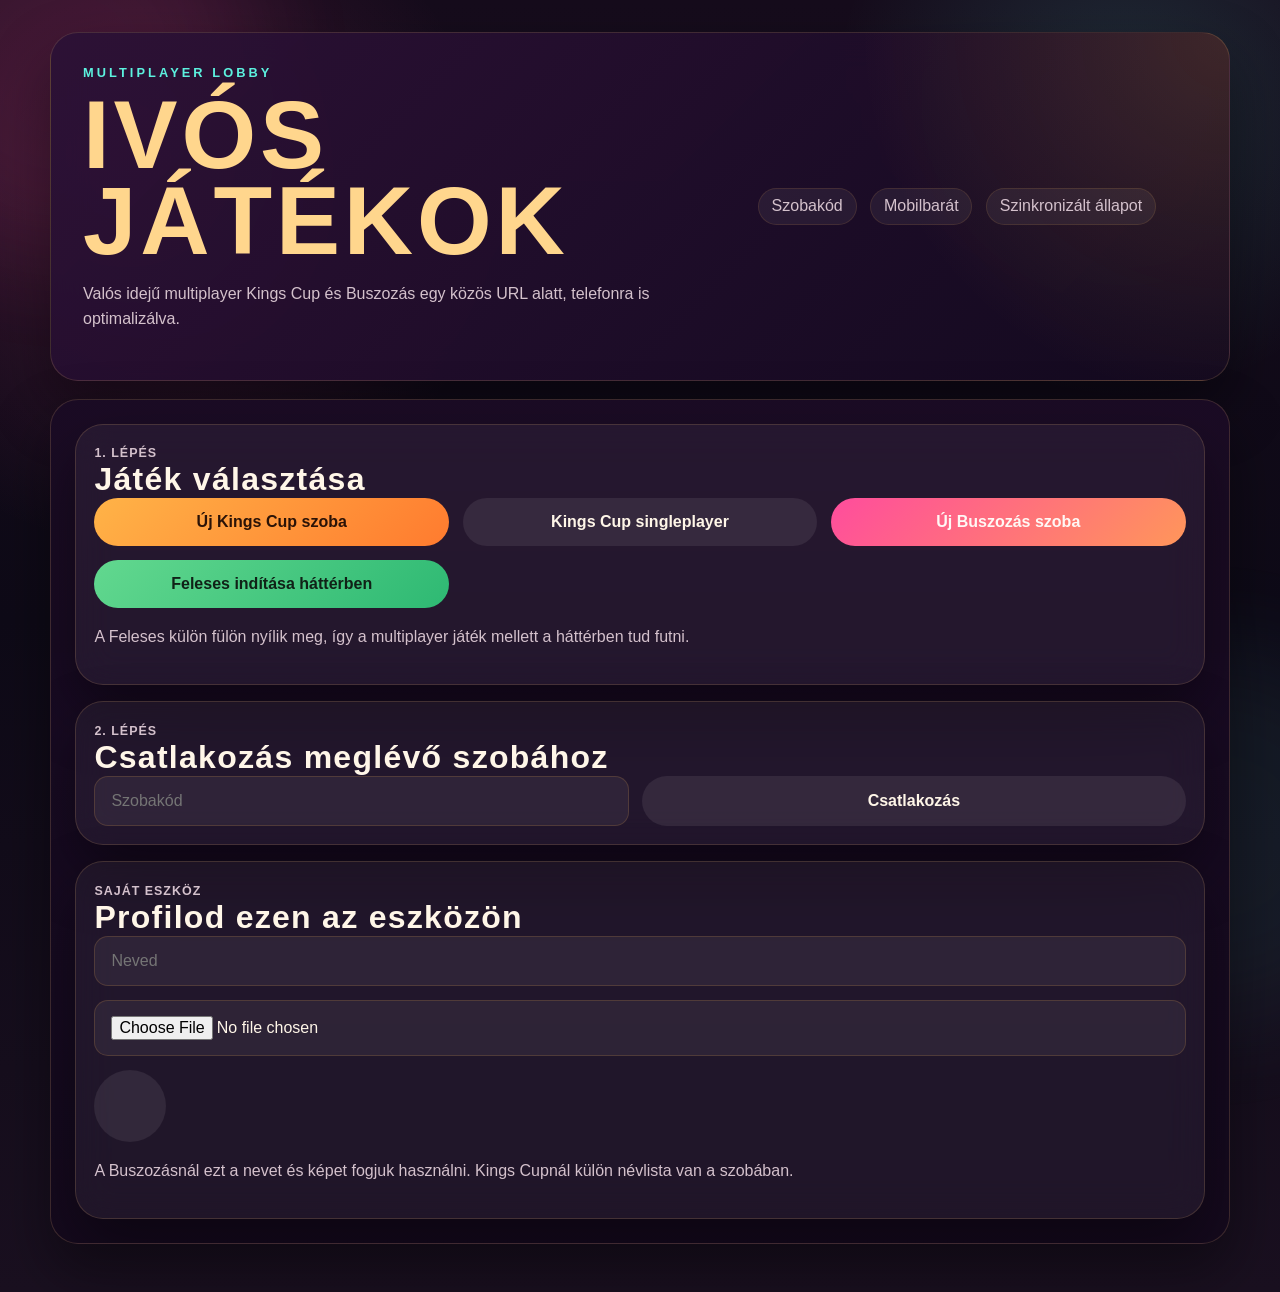
<file: index.html>
<!DOCTYPE html>
<html lang="hu">
<head>
  <meta charset="UTF-8">
  <meta name="viewport" content="width=device-width, initial-scale=1.0">
  <title>Ivós Játékok Multiplayer</title>
  <link rel="stylesheet" href="app.css">
</head>
<body>
  <div class="ambient ambient-left"></div>
  <div class="ambient ambient-right"></div>

  <main class="app-shell">
    <section class="hero-card">
      <div>
        <p class="eyebrow">Multiplayer lobby</p>
        <h1>IVÓS JÁTÉKOK</h1>
        <p class="lead">Valós idejű multiplayer Kings Cup és Buszozás egy közös URL alatt, telefonra is optimalizálva.</p>
      </div>
      <div class="hero-illustration">
        <div class="hero-badges">
          <span class="hero-chip">Szobakód</span>
          <span class="hero-chip">Mobilbarát</span>
          <span class="hero-chip">Szinkronizált állapot</span>
        </div>
      </div>
    </section>

    <section class="panel" id="appRoot">
      <div class="screen" id="lobbyScreen">
        <div class="card">
          <span class="mini-label">1. lépés</span>
          <h2>Játék választása</h2>
          <div class="choice-grid">
            <button class="primary" data-create-room="kings">Új Kings Cup szoba</button>
            <button class="secondary" data-create-room="kings_solo">Kings Cup singleplayer</button>
            <button class="accent" data-create-room="bus">Új Buszozás szoba</button>
            <button class="good" id="openFelesesBtn">Feleses indítása háttérben</button>
          </div>
          <p class="helper">A Feleses külön fülön nyílik meg, így a multiplayer játék mellett a háttérben tud futni.</p>
        </div>

        <div class="card">
          <span class="mini-label">2. lépés</span>
          <h2>Csatlakozás meglévő szobához</h2>
          <div class="join-row">
            <input id="joinCodeInput" type="text" maxlength="6" placeholder="Szobakód">
            <button id="joinRoomBtn" class="secondary">Csatlakozás</button>
          </div>
        </div>

        <div class="card hidden" id="resumeRoomCard">
          <span class="mini-label">Aktív játék</span>
          <h2>Van futó szobád</h2>
          <p class="helper" id="resumeRoomText">A szoba progressze megmaradt.</p>
          <button id="resumeRoomBtn" class="primary">Vissza a szobába</button>
        </div>

        <div class="card">
          <span class="mini-label">Saját eszköz</span>
          <h2>Profilod ezen az eszközön</h2>
          <div class="profile-form">
            <input id="deviceNameInput" type="text" placeholder="Neved">
            <input id="deviceAvatarInput" type="file" accept="image/*">
            <div id="deviceAvatarPreview" class="avatar-preview"></div>
          </div>
          <p class="helper">A Buszozásnál ezt a nevet és képet fogjuk használni. Kings Cupnál külön névlista van a szobában.</p>
        </div>
      </div>

      <div class="screen hidden" id="roomScreen">
        <div class="room-topbar">
          <div>
            <span class="mini-label">Aktív szoba</span>
            <h2 id="roomTitle">Szoba</h2>
            <p class="helper" id="roomStatusText">Állapot</p>
          </div>
          <div class="room-topbar-actions">
            <button id="backToMenuBtn" class="secondary">Vissza a menübe</button>
            <button id="leaveRoomBtn" class="danger">Kilépés</button>
            <button id="openFelesesRoomBtn" class="good">Feleses háttérben</button>
            <div class="room-code-box">
              <span class="mini-label">Szobakód</span>
              <strong id="roomCodeText">------</strong>
            </div>
          </div>
        </div>

        <div id="roomContent"></div>
      </div>
    </section>
  </main>

  <div class="modal-backdrop hidden" id="modalRoot">
    <div class="modal-card">
      <span class="mini-label" id="modalEyebrow">Üzenet</span>
      <h3 id="modalTitle">Cím</h3>
      <p class="helper" id="modalText">Szöveg</p>
      <div class="modal-actions">
        <button id="modalCancelBtn" class="secondary hidden">Mégse</button>
        <button id="modalConfirmBtn" class="primary">Rendben</button>
      </div>
    </div>
  </div>

  <div class="modal-backdrop hidden" id="managerRoot">
    <div class="modal-card manager-card">
      <span class="mini-label" id="managerEyebrow">Játékosok</span>
      <h3 id="managerTitle">Játékoskezelés</h3>
      <div id="managerBody"></div>
      <div class="modal-actions">
        <button id="managerCloseBtn" class="secondary">Bezárás</button>
      </div>
    </div>
  </div>

  <script src="app.js"></script>
</body>
</html>
</file>
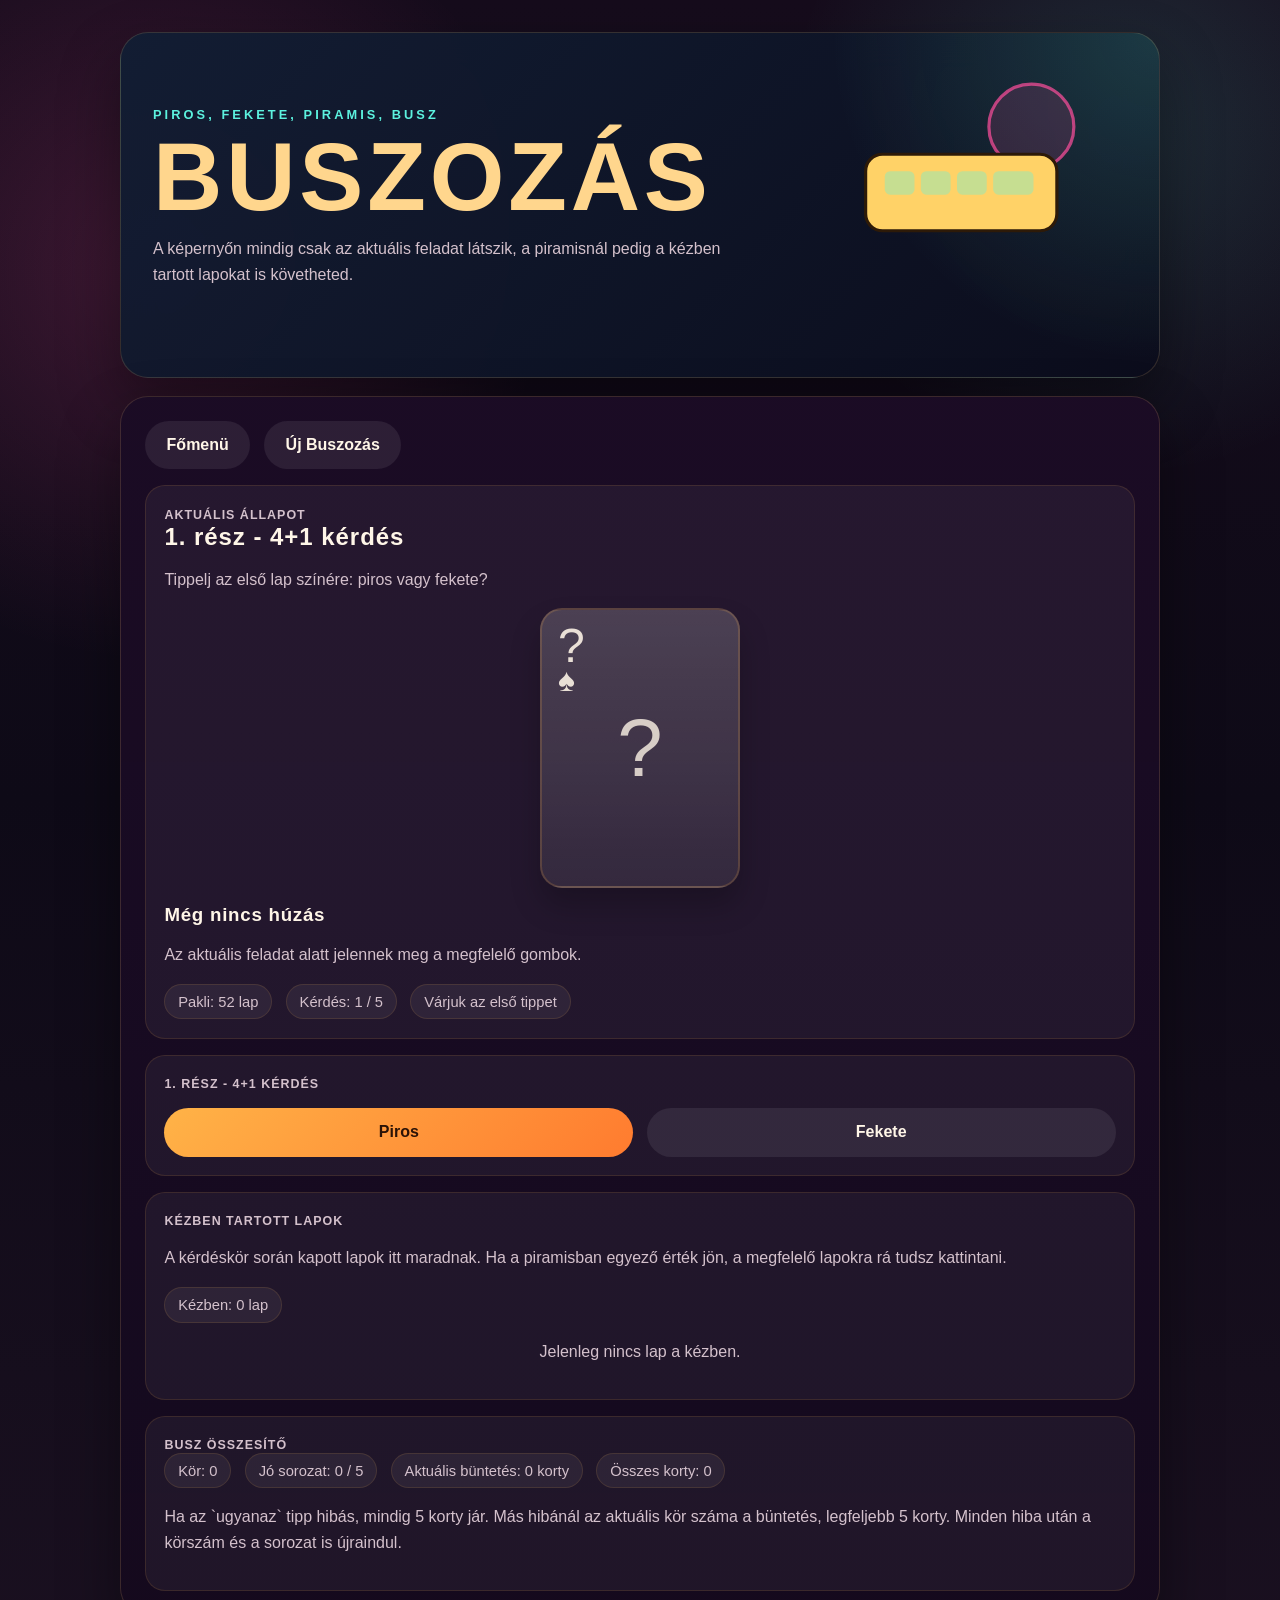
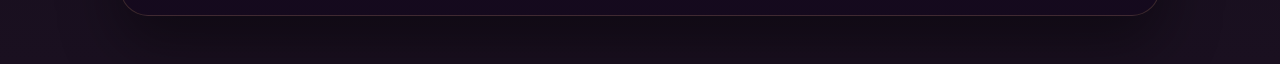
<file: buszozas.html>
<!DOCTYPE html>
<html lang="hu">
<head>
  <meta charset="UTF-8">
  <meta name="viewport" content="width=device-width, initial-scale=1.0">
  <title>Buszozás</title>
  <style>
    :root {
      --text: #fff6e8;
      --muted: #d4c1cc;
      --line: rgba(255, 200, 120, 0.16);
      --amber: #ffb347;
      --amber-strong: #ff7b2f;
      --pink: #ff4f9d;
      --teal: #5cf2df;
      --good: #67e39d;
      --shadow: 0 28px 60px rgba(0, 0, 0, 0.4);
      --radius-xl: 28px;
      --radius-lg: 20px;
      --radius-md: 14px;
    }

    * { box-sizing: border-box; }

    body {
      margin: 0;
      min-height: 100vh;
      font-family: Arial, sans-serif;
      color: var(--text);
      background:
        radial-gradient(circle at 12% 16%, rgba(255, 79, 157, 0.18), transparent 22%),
        radial-gradient(circle at 88% 8%, rgba(92, 242, 223, 0.14), transparent 18%),
        linear-gradient(180deg, #160c1c 0%, #0e0a17 48%, #1a1020 100%);
    }

    .app-shell {
      width: min(1040px, calc(100vw - 2rem));
      margin: 0 auto;
      padding: 2rem 0 3rem;
    }

    .hero-card,
    .panel {
      border: 1px solid var(--line);
      border-radius: var(--radius-xl);
      backdrop-filter: blur(18px);
      box-shadow: var(--shadow);
      overflow: hidden;
    }

    .hero-card {
      display: grid;
      grid-template-columns: minmax(0, 1.2fr) minmax(260px, 0.8fr);
      gap: 1rem;
      align-items: center;
      padding: 2rem;
      background:
        radial-gradient(circle at top right, rgba(92,242,223,0.18), transparent 30%),
        linear-gradient(135deg, rgba(18,30,52,0.96), rgba(12,13,28,0.96));
    }

    .panel {
      margin-top: 1.1rem;
      padding: 1.5rem;
      background:
        linear-gradient(180deg, rgba(27,11,37,0.96), rgba(20,9,29,0.94)),
        rgba(33,16,42,0.82);
    }

    .eyebrow,
    .mini-label {
      margin: 0 0 0.75rem;
      color: var(--teal);
      font-size: 0.8rem;
      font-weight: 800;
      text-transform: uppercase;
      letter-spacing: 0.24em;
    }

    .mini-label {
      color: var(--muted);
      font-size: 0.78rem;
      letter-spacing: 0.08em;
      margin-bottom: 0.5rem;
    }

    h1, h2, h3, .card-rank, .card-suit {
      margin: 0;
      font-family: Impact, Haettenschweiler, "Arial Narrow Bold", sans-serif;
      letter-spacing: 0.04em;
    }

    h1 {
      font-size: clamp(3.4rem, 9vw, 6rem);
      line-height: 0.9;
      color: #ffd68d;
    }

    .lead,
    .helper,
    .note {
      color: var(--muted);
      line-height: 1.6;
    }

    .hero-illustration {
      justify-self: end;
      width: min(100%, 340px);
    }

    .bar-scene {
      width: 100%;
      height: auto;
    }

    .neon-halo {
      fill: rgba(255, 79, 157, 0.14);
      stroke: rgba(255, 79, 157, 0.7);
      stroke-width: 3;
    }

    .bus-body {
      fill: #ffd267;
      stroke: #2d1a08;
      stroke-width: 3;
    }

    .bus-window {
      fill: rgba(92, 242, 223, 0.35);
    }

    .section-topbar,
    .choices,
    .pill-row {
      display: flex;
      flex-wrap: wrap;
      gap: 0.85rem;
    }

    .section-topbar {
      margin-bottom: 1rem;
    }

    .info-card,
    .stage-card,
    .summary-card,
    .hand-card {
      padding: 1.15rem;
      border-radius: var(--radius-lg);
      background: rgba(255,255,255,0.05);
      border: 1px solid rgba(255, 179, 71, 0.12);
    }

    .stage-card,
    .summary-card,
    .hand-card {
      margin-top: 1rem;
    }

    .single-card-wrap {
      display: flex;
      justify-content: center;
    }

    .card-pair {
      display: flex;
      gap: 1rem;
      align-items: flex-start;
      justify-content: center;
    }

    .card-slot {
      flex: 1 1 0;
      min-width: 0;
      max-width: 240px;
    }

    .playing-card,
    .mini-card,
    .hand-mini-card {
      position: relative;
      border-radius: 22px;
      border: 2px solid rgba(255, 179, 71, 0.18);
      background: linear-gradient(180deg, rgba(255,248,239,0.98), rgba(247,234,217,0.96));
      color: #1f1f22;
      box-shadow: 0 18px 30px rgba(0,0,0,0.22);
    }

    .playing-card {
      width: min(200px, 100%);
      aspect-ratio: 5 / 7;
      display: grid;
      place-items: center;
      margin: 0 auto 1rem;
    }

    .playing-card.placeholder {
      background: linear-gradient(180deg, rgba(255,255,255,0.18), rgba(255,255,255,0.08));
      color: rgba(255,246,232,0.88);
    }

    .playing-card::after,
    .mini-card::after,
    .hand-mini-card::after {
      content: attr(data-center);
      opacity: 0.9;
    }

    .playing-card::after {
      font-size: clamp(3.2rem, 7vw, 5.1rem);
    }

    .mini-card,
    .hand-mini-card {
      width: 72px;
      height: 100px;
      display: grid;
      place-items: center;
      font-weight: 800;
      font-size: 1.1rem;
    }

    .mini-card {
      background: rgba(255,255,255,0.1);
      color: rgba(255,246,232,0.92);
    }

    .mini-card.revealed,
    .hand-mini-card {
      background: linear-gradient(180deg, rgba(255,248,239,0.98), rgba(247,234,217,0.96));
      color: #1f1f22;
    }

    .hand-mini-card {
      cursor: pointer;
      transition: transform 0.15s ease, box-shadow 0.15s ease;
    }

    .hand-mini-card:hover {
      transform: translateY(-2px);
    }

    .hand-mini-card.playable {
      border-color: rgba(103, 227, 157, 0.95);
      box-shadow: 0 0 0 3px rgba(103, 227, 157, 0.18), 0 18px 30px rgba(0,0,0,0.22);
    }

    .red { color: #d63b3b; }
    .black { color: #1f1f22; }

    .card-rank,
    .card-suit {
      position: absolute;
      left: 16px;
      line-height: 1;
    }

    .card-rank {
      top: 12px;
      font-size: 3rem;
    }

    .card-suit {
      top: 54px;
      font-size: 2rem;
    }

    .choices {
      margin-top: 1rem;
    }

    .choices.grid-2 > *,
    .choices.grid-3 > *,
    .choices.grid-4 > * {
      flex: 1 1 0;
    }

    .exact-row {
      display: grid;
      grid-template-columns: 1fr 1fr auto;
      gap: 0.85rem;
      margin-top: 1rem;
      align-items: end;
    }

    .input-row {
      display: flex;
      align-items: center;
      padding: 0.35rem 0.4rem 0.35rem 0.8rem;
      border-radius: var(--radius-md);
      border: 1px solid rgba(255, 179, 71, 0.16);
      background: rgba(255,255,255,0.06);
    }

    select {
      width: 100%;
      border: 0;
      outline: 0;
      background: transparent;
      color: var(--text);
      font: inherit;
    }

    select option {
      color: #111;
    }

    .pyramid-grid {
      display: flex;
      flex-direction: column;
      align-items: center;
      gap: 0.8rem;
      margin-top: 1rem;
    }

    .pyramid-row {
      display: flex;
      justify-content: center;
      gap: 0.75rem;
      width: 100%;
      flex-wrap: wrap;
    }

    .pyramid-slot {
      display: flex;
      flex-direction: column;
      align-items: center;
      gap: 0.35rem;
    }

    .slot-badges {
      min-height: 2.2rem;
      display: flex;
      flex-direction: column;
      align-items: center;
      justify-content: flex-end;
      gap: 0.2rem;
      font-size: 0.75rem;
      color: var(--muted);
    }

    .slot-stack-count {
      padding: 0.15rem 0.45rem;
      border-radius: 999px;
      background: rgba(255,255,255,0.08);
      border: 1px solid rgba(255,179,71,0.14);
    }

    .slot-color-label {
      text-transform: uppercase;
      letter-spacing: 0.06em;
      font-size: 0.7rem;
    }

    .slot-color-label.red {
      color: #ff9e9e;
    }

    .slot-color-label.black {
      color: #d7d7df;
    }

    .hidden {
      display: none;
    }

    .pill {
      padding: 0.55rem 0.8rem;
      border-radius: 999px;
      background: rgba(255,255,255,0.06);
      border: 1px solid rgba(255,179,71,0.12);
      color: var(--muted);
      font-size: 0.92rem;
    }

    .highlight {
      margin-top: 1rem;
      padding: 1rem 1.1rem;
      border-radius: 16px;
      border: 1px solid rgba(103, 227, 157, 0.4);
      background: linear-gradient(135deg, rgba(103,227,157,0.12), rgba(255,179,71,0.08));
      color: #effff5;
      font-weight: 700;
    }

    button,
    .back-link {
      appearance: none;
      border: 0;
      border-radius: 999px;
      padding: 0.95rem 1.35rem;
      font: inherit;
      font-weight: 800;
      text-decoration: none;
      display: inline-block;
    }

    button {
      cursor: pointer;
    }

    button:disabled {
      opacity: 0.45;
      cursor: not-allowed;
    }

    .primary {
      background: linear-gradient(135deg, var(--amber), var(--amber-strong));
      color: #2b1307;
    }

    .secondary {
      background: rgba(255,255,255,0.08);
      color: var(--text);
    }

    .accent {
      background: linear-gradient(135deg, var(--pink), #ff965a);
      color: #fff8f5;
    }

    .good {
      background: linear-gradient(135deg, #62d88f, #2eb973);
      color: #102117;
    }

    .modal-backdrop {
      position: fixed;
      inset: 0;
      display: none;
      align-items: center;
      justify-content: center;
      padding: 1rem;
      background: rgba(8, 7, 13, 0.72);
      z-index: 50;
    }

    .modal-backdrop.visible {
      display: flex;
    }

    .modal-card {
      width: min(480px, 100%);
      padding: 1.4rem;
      border-radius: 24px;
      border: 1px solid rgba(255, 179, 71, 0.18);
      background:
        linear-gradient(180deg, rgba(27,11,37,0.98), rgba(20,9,29,0.98)),
        rgba(33,16,42,0.9);
      box-shadow: var(--shadow);
    }

    @media (max-width: 900px) {
      .hero-card {
        grid-template-columns: 1fr;
      }

      .hero-illustration {
        justify-self: center;
      }
    }

    @media (max-width: 640px) {
      .exact-row {
        grid-template-columns: 1fr;
      }

      .choices > * {
        flex-basis: 100%;
      }

      .section-topbar,
      .card-pair {
        flex-direction: column;
      }

      .card-slot {
        max-width: none;
      }

      button,
      .back-link {
        width: 100%;
      }
    }
  </style>
</head>
<body>
  <main class="app-shell">
    <section class="hero-card">
      <div>
        <p class="eyebrow">Piros, fekete, piramis, busz</p>
        <h1>BUSZOZÁS</h1>
        <p class="lead">A képernyőn mindig csak az aktuális feladat látszik, a piramisnál pedig a kézben tartott lapokat is követheted.</p>
      </div>
      <div class="hero-illustration" aria-hidden="true">
        <svg viewBox="0 0 320 260" class="bar-scene">
          <circle cx="230" cy="58" r="40" class="neon-halo"/>
          <rect x="74" y="84" width="180" height="72" rx="16" class="bus-body"/>
          <rect x="92" y="100" width="28" height="22" rx="5" class="bus-window"/>
          <rect x="126" y="100" width="28" height="22" rx="5" class="bus-window"/>
          <rect x="160" y="100" width="28" height="22" rx="5" class="bus-window"/>
          <rect x="194" y="100" width="38" height="22" rx="5" class="bus-window"/>
        </svg>
      </div>
    </section>

    <section class="panel">
      <div class="section-topbar">
        <a class="back-link secondary" href="femrud.html">Főmenü</a>
        <button id="resetBusBtn" class="secondary" type="button">Új Buszozás</button>
      </div>

      <article class="info-card">
        <span class="mini-label">Aktuális állapot</span>
        <h2 id="busStageTitle">1. rész - 4+1 kérdés</h2>
        <p id="busPrompt" class="helper">Tippelj az első lap színére: piros vagy fekete?</p>

        <div id="singleCardWrap" class="single-card-wrap">
          <div id="busCard" class="playing-card placeholder" data-center="?">
            <span class="card-rank">?</span>
            <span class="card-suit">♠</span>
          </div>
        </div>

        <div id="ridePairWrap" class="card-pair hidden">
          <div class="card-slot">
            <div class="mini-label">Előző lap</div>
            <div id="ridePreviousCard" class="playing-card placeholder" data-center="?">
              <span class="card-rank">?</span>
              <span class="card-suit">♠</span>
            </div>
          </div>
          <div class="card-slot">
            <div class="mini-label">Mostani lap</div>
            <div id="rideCurrentCard" class="playing-card placeholder" data-center="?">
              <span class="card-rank">?</span>
              <span class="card-suit">♠</span>
            </div>
          </div>
        </div>

        <h3 id="busResultTitle">Még nincs húzás</h3>
        <p id="busResultText" class="helper">Az aktuális feladat alatt jelennek meg a megfelelő gombok.</p>

        <div class="pill-row">
          <span class="pill" id="busDeckCount">Pakli: 52 lap</span>
          <span class="pill" id="questionProgress">Kérdés: 1 / 5</span>
          <span class="pill" id="busStatus">Várjuk az első tippet</span>
        </div>
      </article>

      <article id="questionsStep" class="stage-card">
        <span class="mini-label">1. rész - 4+1 kérdés</span>
        <div id="standardChoices" class="choices grid-2"></div>
        <div id="exactChoices" class="exact-row hidden">
          <div class="input-row">
            <select id="exactRank">
              <option>A</option><option>2</option><option>3</option><option>4</option><option>5</option><option>6</option>
              <option>7</option><option>8</option><option>9</option><option>10</option><option>J</option><option>Q</option><option>K</option>
            </select>
          </div>
          <div class="input-row">
            <select id="exactSuit">
              <option value="♥">Kőr</option>
              <option value="♦">Káró</option>
              <option value="♠">Pikk</option>
              <option value="♣">Treff</option>
            </select>
          </div>
          <button id="submitExactBtn" class="accent" type="button">Tipp leadása</button>
        </div>
      </article>

      <article id="handStep" class="hand-card">
        <span class="mini-label">Kézben tartott lapok</span>
        <p class="helper">A kérdéskör során kapott lapok itt maradnak. Ha a piramisban egyező érték jön, a megfelelő lapokra rá tudsz kattintani.</p>
        <div class="pill-row">
          <span class="pill" id="handCountPill">Kézben: 0 lap</span>
        </div>
        <div id="handCards" class="pyramid-row"></div>
      </article>

      <article id="pyramidStep" class="stage-card hidden">
        <span class="mini-label">2. rész - Piramis</span>
        <p id="pyramidInfo" class="helper">A kérdések után itt soronként fordítjuk fel a piramist.</p>
        <button id="revealPyramidBtn" class="primary" type="button">Következő piramislap</button>
        <div id="playableNotice" class="highlight hidden"></div>
        <div id="pyramidRows" class="pyramid-grid"></div>
      </article>

      <article id="rideStep" class="stage-card hidden">
        <span class="mini-label">3. rész - Buszozás</span>
        <p id="rideInfo" class="helper">Az első lap automatikusan fel van fordítva, ez a 0. kör.</p>
        <div id="rideGuessControls">
          <div class="choices grid-3">
            <button class="primary ride-guess-btn" data-guess="higher" type="button">Nagyobb</button>
            <button class="secondary ride-guess-btn" data-guess="same" type="button">Ugyanaz</button>
            <button class="accent ride-guess-btn" data-guess="lower" type="button">Kisebb</button>
          </div>
        </div>
      </article>

      <article class="summary-card">
        <span class="mini-label">Busz összesítő</span>
        <div class="pill-row">
          <span class="pill" id="rideRoundPill">Kör: 0</span>
          <span class="pill" id="rideStreakPill">Jó sorozat: 0 / 5</span>
          <span class="pill" id="ridePenaltyPill">Aktuális büntetés: 0 korty</span>
          <span class="pill" id="rideTotalPill">Összes korty: 0</span>
        </div>
        <p class="note">Ha az `ugyanaz` tipp hibás, mindig 5 korty jár. Más hibánál az aktuális kör száma a büntetés, legfeljebb 5 korty. Minden hiba után a körszám és a sorozat is újraindul.</p>
      </article>
    </section>
  </main>

  <div id="statusModal" class="modal-backdrop" aria-hidden="true">
    <div class="modal-card">
      <span class="mini-label">Játéküzenet</span>
      <h3 id="modalTitle">Üzenet</h3>
      <p id="modalText" class="helper">Szöveg</p>
      <button id="modalConfirmBtn" class="primary" type="button">Rendben</button>
    </div>
  </div>

  <script>
    const busStageTitle = document.getElementById("busStageTitle");
    const busPrompt = document.getElementById("busPrompt");
    const busDeckCount = document.getElementById("busDeckCount");
    const questionProgress = document.getElementById("questionProgress");
    const busStatus = document.getElementById("busStatus");
    const busCard = document.getElementById("busCard");
    const busResultTitle = document.getElementById("busResultTitle");
    const busResultText = document.getElementById("busResultText");
    const singleCardWrap = document.getElementById("singleCardWrap");
    const ridePairWrap = document.getElementById("ridePairWrap");
    const ridePreviousCardEl = document.getElementById("ridePreviousCard");
    const rideCurrentCardEl = document.getElementById("rideCurrentCard");

    const questionsStep = document.getElementById("questionsStep");
    const standardChoices = document.getElementById("standardChoices");
    const exactChoices = document.getElementById("exactChoices");
    const exactRank = document.getElementById("exactRank");
    const exactSuit = document.getElementById("exactSuit");
    const submitExactBtn = document.getElementById("submitExactBtn");

    const handStep = document.getElementById("handStep");
    const handCountPill = document.getElementById("handCountPill");
    const handCards = document.getElementById("handCards");

    const pyramidStep = document.getElementById("pyramidStep");
    const revealPyramidBtn = document.getElementById("revealPyramidBtn");
    const pyramidInfo = document.getElementById("pyramidInfo");
    const pyramidRows = document.getElementById("pyramidRows");
    const playableNotice = document.getElementById("playableNotice");

    const rideStep = document.getElementById("rideStep");
    const rideInfo = document.getElementById("rideInfo");
    const rideGuessControls = document.getElementById("rideGuessControls");
    const rideRoundPill = document.getElementById("rideRoundPill");
    const rideStreakPill = document.getElementById("rideStreakPill");
    const ridePenaltyPill = document.getElementById("ridePenaltyPill");
    const rideTotalPill = document.getElementById("rideTotalPill");
    const resetBusBtn = document.getElementById("resetBusBtn");

    const statusModal = document.getElementById("statusModal");
    const modalTitle = document.getElementById("modalTitle");
    const modalText = document.getElementById("modalText");
    const modalConfirmBtn = document.getElementById("modalConfirmBtn");

    const suits = [
      { symbol: "♠", color: "black", name: "Pikk" },
      { symbol: "♥", color: "red", name: "Kőr" },
      { symbol: "♦", color: "red", name: "Káró" },
      { symbol: "♣", color: "black", name: "Treff" }
    ];

    const ranks = ["A", "2", "3", "4", "5", "6", "7", "8", "9", "10", "J", "Q", "K"];

    let busDeck = [];
    let hand = [];
    let questionStep = 0;
    let pyramidDeck = [];
    let pyramidRevealIndex = 0;
    let lastPyramidCard = null;
    let ridePreviousCard = null;
    let rideCurrentCard = null;
    let rideLastGuess = null;
    let rideRound = 0;
    let rideStreak = 0;
    let rideTotalSips = 0;
    let modalOnClose = null;

    function shuffle(deck) {
      const result = deck.slice();
      for (let i = result.length - 1; i > 0; i -= 1) {
        const j = Math.floor(Math.random() * (i + 1));
        const temp = result[i];
        result[i] = result[j];
        result[j] = temp;
      }
      return result;
    }

    function createDeck() {
      const deck = [];
      ranks.forEach((rank) => {
        suits.forEach((suit) => {
          deck.push({
            id: rank + suit.symbol + "-" + Math.random().toString(36).slice(2, 8),
            rank: rank,
            suit: suit.symbol,
            color: suit.color,
            value: rank === "A" ? 14 : rank === "K" ? 13 : rank === "Q" ? 12 : rank === "J" ? 11 : Number(rank)
          });
        });
      });
      return shuffle(deck);
    }

    function drawCardFromBusDeck() {
      if (busDeck.length === 0) {
        busDeck = createDeck();
      }
      return busDeck.pop();
    }

    function ensureDeckHasCards(requiredCount) {
      if (busDeck.length >= requiredCount) {
        return;
      }

      const freshDeck = createDeck();
      const need = requiredCount - busDeck.length;
      const addWholeDeck = window.confirm(
        "Nincs elég lap a folytatáshoz. Szeretnél bekeverni egy teljes új paklit?\n\nOK = teljes új pakli\nMégse = csak a hiányzó lapok random feltöltése"
      );

      if (addWholeDeck) {
        busDeck = shuffle(busDeck.concat(freshDeck));
      } else {
        busDeck = shuffle(busDeck.concat(freshDeck.slice(0, need)));
      }
    }

    function showModal(title, text, buttonLabel, onClose) {
      modalTitle.textContent = title;
      modalText.textContent = text;
      modalConfirmBtn.textContent = buttonLabel;
      modalOnClose = onClose || null;
      statusModal.classList.add("visible");
      statusModal.setAttribute("aria-hidden", "false");
    }

    function closeModal() {
      statusModal.classList.remove("visible");
      statusModal.setAttribute("aria-hidden", "true");
      const callback = modalOnClose;
      modalOnClose = null;
      if (callback) {
        callback();
      }
    }

    function fillCardElement(element, card) {
      if (!card) {
        element.className = "playing-card placeholder";
        element.dataset.center = "?";
        element.querySelector(".card-rank").textContent = "?";
        element.querySelector(".card-suit").textContent = "♠";
        return;
      }

      element.className = "playing-card " + card.color;
      element.dataset.center = card.rank + card.suit;
      element.querySelector(".card-rank").textContent = card.rank;
      element.querySelector(".card-suit").textContent = card.suit;
    }

    function renderMainCard(card) {
      singleCardWrap.classList.remove("hidden");
      ridePairWrap.classList.add("hidden");
      fillCardElement(busCard, card);
    }

    function renderRideCards() {
      singleCardWrap.classList.add("hidden");
      ridePairWrap.classList.remove("hidden");
      fillCardElement(ridePreviousCardEl, ridePreviousCard);
      fillCardElement(rideCurrentCardEl, rideCurrentCard);
    }

    function updateBusMeta() {
      busDeckCount.textContent = "Pakli: " + busDeck.length + " lap";
      if (questionStep < 5) {
        questionProgress.textContent = "Kérdés: " + (questionStep + 1) + " / 5";
      } else if (pyramidRevealIndex < 15) {
        questionProgress.textContent = "Piramis: " + pyramidRevealIndex + " / 15";
      } else {
        questionProgress.textContent = "Busz aktív";
      }
    }

    function updateRidePills(lastPenalty) {
      rideRoundPill.textContent = "Kör: " + rideRound;
      rideStreakPill.textContent = "Jó sorozat: " + rideStreak + " / 5";
      ridePenaltyPill.textContent = "Aktuális büntetés: " + lastPenalty + " korty";
      rideTotalPill.textContent = "Összes korty: " + rideTotalSips;
    }

    function showOnlyStage(stageName) {
      questionsStep.classList.toggle("hidden", stageName !== "questions");
      pyramidStep.classList.toggle("hidden", stageName !== "pyramid");
      handStep.classList.toggle("hidden", !(stageName === "questions" || stageName === "pyramid"));
      rideStep.classList.toggle("hidden", stageName !== "ride");
    }

    function renderHand() {
      handCards.innerHTML = "";
      handCountPill.textContent = "Kézben: " + hand.length + " lap";

      if (hand.length === 0) {
        const empty = document.createElement("p");
        empty.className = "helper";
        empty.textContent = "Jelenleg nincs lap a kézben.";
        handCards.appendChild(empty);
        return;
      }

      hand.forEach((card) => {
        const playable = lastPyramidCard && card.rank === lastPyramidCard.rank;
        const cardEl = document.createElement("div");
        cardEl.className = "hand-mini-card " + card.color + (playable ? " playable" : "");
        cardEl.dataset.center = card.rank + card.suit;
        cardEl.title = playable ? "Ezt most ráteheted a piramisra" : "Ez most nem tehető rá";
        cardEl.addEventListener("click", () => {
          if (playable) {
            playHandCard(card.id);
          }
        });
        handCards.appendChild(cardEl);
      });
    }

    function updatePlayableNotice() {
      const playableCards = hand.filter((card) => lastPyramidCard && card.rank === lastPyramidCard.rank);
      if (playableCards.length === 0) {
        playableNotice.classList.add("hidden");
        playableNotice.textContent = "";
        return;
      }

      playableNotice.classList.remove("hidden");
      playableNotice.textContent = "Van " + playableCards.length + " olyan lap a kezedben, amit most rátehetsz a piramisra. A megfelelő lapok zölden ki vannak emelve, és kattintással automatikusan rátehetők.";
    }

    function bindQuestionButtons() {
      standardChoices.querySelectorAll(".guess-btn").forEach((button) => {
        button.onclick = () => resolveQuestion(button.dataset.guess);
      });
    }

    function getQuestionPrompt(step) {
      if (step === 0) return "Tippelj az első lap színére: piros vagy fekete?";
      if (step === 1) return "Tippelj: a következő lap nagyobb vagy kisebb lesz az elsőnél?";
      if (step === 2) return "Tippelj: a harmadik lap közte lesz az első kettőnek, vagy kint?";
      if (step === 3) return "Tippelj a színre: kőr, káró, pikk vagy treff.";
      return "Tippeld meg a pontos lapot: érték + szín.";
    }

    function configureQuestionUi() {
      showOnlyStage("questions");
      busStageTitle.textContent = "1. rész - 4+1 kérdés";
      busPrompt.textContent = getQuestionPrompt(questionStep);
      standardChoices.className = "choices grid-2";
      exactChoices.classList.add("hidden");

      if (questionStep === 0) {
        standardChoices.innerHTML = '<button class="primary guess-btn" data-guess="red" type="button">Piros</button><button class="secondary guess-btn" data-guess="black" type="button">Fekete</button>';
      } else if (questionStep === 1) {
        standardChoices.innerHTML = '<button class="primary guess-btn" data-guess="higher" type="button">Nagyobb</button><button class="secondary guess-btn" data-guess="lower" type="button">Kisebb</button>';
      } else if (questionStep === 2) {
        standardChoices.innerHTML = '<button class="primary guess-btn" data-guess="inside" type="button">Közte</button><button class="secondary guess-btn" data-guess="outside" type="button">Kint</button>';
      } else if (questionStep === 3) {
        standardChoices.className = "choices grid-4";
        standardChoices.innerHTML = '<button class="accent guess-btn" data-guess="♥" type="button">♥</button><button class="accent guess-btn" data-guess="♦" type="button">♦</button><button class="secondary guess-btn" data-guess="♠" type="button">♠</button><button class="secondary guess-btn" data-guess="♣" type="button">♣</button>';
      } else {
        standardChoices.innerHTML = "";
        exactChoices.classList.remove("hidden");
      }

      if (questionStep < 4) {
        bindQuestionButtons();
      }

      if (hand.length === 0) {
        renderMainCard(null);
      }

      renderHand();
      updateBusMeta();
    }

    function resolveQuestion(guess) {
      let card = drawCardFromBusDeck();

      if (questionStep === 1) {
        const first = hand[0];
        while (card.value === first.value) {
          busDeck.unshift(card);
          busDeck = shuffle(busDeck);
          card = drawCardFromBusDeck();
        }
      }

      hand.push(card);
      renderMainCard(card);
      renderHand();

      let correct = false;
      let resultText = "";

      if (questionStep === 0) {
        correct = guess === card.color;
        resultText = correct ? "Eltaláltad, megúsztad." : "Nem találtad el, iszol.";
      } else if (questionStep === 1) {
        const first = hand[0];
        correct = (guess === "higher" && card.value > first.value) || (guess === "lower" && card.value < first.value);
        resultText = correct ? "Jó tipp volt." : "Rossz tipp, jön az ivás.";
      } else if (questionStep === 2) {
        const a = hand[0].value;
        const b = hand[1].value;
        const low = Math.min(a, b);
        const high = Math.max(a, b);
        const inside = a !== b && card.value > low && card.value < high;
        correct = guess === (inside ? "inside" : "outside");
        resultText = correct ? "Bent volt a jó válasz." : "Ez most nem jött be, iszol.";
      } else if (questionStep === 3) {
        correct = guess === card.suit;
        resultText = correct ? "Eltaláltad a színt. Ossz ki 4 kortyot." : "Nem találtad el, igyál egy kortyot.";
      } else {
        correct = guess.rank === card.rank && guess.suit === card.suit;
        resultText = correct ? "Telitalálat. Ossz ki 5 kortyot." : "Nem lett pontos. Igyál 5 kortyot.";
      }

      busResultTitle.textContent = card.rank + card.suit;
      busResultText.textContent = resultText;
      busStatus.textContent = correct ? "Sikeres tipp" : "Rossz tipp";
      questionStep += 1;

      if (questionStep >= 5) {
        startPyramidStage();
      } else {
        configureQuestionUi();
      }
    }

    function setupPyramid() {
      ensureDeckHasCards(15);
      pyramidDeck = [];
      for (let i = 0; i < 15; i += 1) {
        pyramidDeck.push({
          card: drawCardFromBusDeck(),
          placedCount: 0
        });
      }
      pyramidRevealIndex = 0;
      lastPyramidCard = null;
      renderPyramid();
      renderHand();
      updatePlayableNotice();
    }

    function renderPyramid() {
      pyramidRows.innerHTML = "";
      let start = 0;

      for (let row = 5; row >= 1; row -= 1) {
        const rowIndex = 6 - row;
        const label = document.createElement("div");
        label.className = "mini-label";
        label.textContent = "Sor " + rowIndex + " • " + rowIndex + " korty";

        const rowWrap = document.createElement("div");
        rowWrap.className = "pyramid-row";

        for (let i = 0; i < row; i += 1) {
          const index = start + i;
          const slot = pyramidDeck[index];
          const slotWrap = document.createElement("div");
          slotWrap.className = "pyramid-slot";

          const badges = document.createElement("div");
          badges.className = "slot-badges";

          const cardEl = document.createElement("div");
          if (index < pyramidRevealIndex) {
            cardEl.className = "mini-card revealed " + slot.card.color;
            cardEl.dataset.center = slot.card.rank + slot.card.suit;

            const colorLabel = document.createElement("div");
            colorLabel.className = "slot-color-label " + slot.card.color;
            colorLabel.textContent = slot.card.color === "red" ? "Piros" : "Fekete";
            badges.appendChild(colorLabel);

            if (slot.placedCount > 0) {
              const count = document.createElement("div");
              count.className = "slot-stack-count";
              count.textContent = "+" + slot.placedCount;
              badges.appendChild(count);
            }
          } else {
            cardEl.className = "mini-card";
            cardEl.dataset.center = "?";
          }

          slotWrap.appendChild(badges);
          slotWrap.appendChild(cardEl);
          rowWrap.appendChild(slotWrap);
        }

        const section = document.createElement("div");
        section.className = "pyramid-grid";
        section.appendChild(label);
        section.appendChild(rowWrap);
        pyramidRows.appendChild(section);
        start += row;
      }
    }

    function startPyramidStage() {
      showOnlyStage("pyramid");
      busStageTitle.textContent = "2. rész - Piramis";
      busPrompt.textContent = "Most már csak a piramis következik. Fordítsátok fel sorban a lapokat.";
      pyramidInfo.textContent = "Nyomd meg a gombot, és soronként felfordítjuk a piramist.";
      renderMainCard(null);

      if (pyramidDeck.length === 0) {
        setupPyramid();
      }

      updateBusMeta();
    }

    function playHandCard(cardId) {
      if (!lastPyramidCard) {
        return;
      }

      const cardIndex = hand.findIndex((card) => card.id === cardId);
      if (cardIndex === -1) {
        return;
      }

      const card = hand[cardIndex];
      if (card.rank !== lastPyramidCard.rank) {
        return;
      }

      const slotIndex = pyramidRevealIndex - 1;
      if (slotIndex < 0) {
        return;
      }

      pyramidDeck[slotIndex].placedCount += 1;
      hand.splice(cardIndex, 1);
      pyramidInfo.textContent = "Rátetted a(z) " + card.rank + card.suit + " lapot a " + lastPyramidCard.rank + lastPyramidCard.suit + " piramislapra. Egy lappal kevesebb van a kezedben.";
      busStatus.textContent = "Lap kijátszva";
      renderPyramid();
      renderHand();
      updatePlayableNotice();
    }

    function revealPyramidCard() {
      if (pyramidRevealIndex >= pyramidDeck.length) {
        startRideStage();
        return;
      }

      const slot = pyramidDeck[pyramidRevealIndex];
      const card = slot.card;
      pyramidRevealIndex += 1;
      lastPyramidCard = card;

      renderPyramid();
      renderHand();
      updatePlayableNotice();
      renderMainCard(card);

      let rowNumber = 1;
      if (pyramidRevealIndex > 5) rowNumber = 2;
      if (pyramidRevealIndex > 9) rowNumber = 3;
      if (pyramidRevealIndex > 12) rowNumber = 4;
      if (pyramidRevealIndex > 14) rowNumber = 5;

      busResultTitle.textContent = "Piramislap: " + card.rank + card.suit;
      busResultText.textContent = "Ehhez a sorhoz " + rowNumber + " korty tartozik.";
      pyramidInfo.textContent = "Felfordítva: " + card.rank + card.suit + ". A sor értéke: " + rowNumber + " korty.";

      if (pyramidRevealIndex >= pyramidDeck.length) {
        revealPyramidBtn.textContent = "Tovább a buszra";
        pyramidInfo.textContent += " A piramis véget ért. A következő gombnyomás a buszozást indítja.";
      }

      updateBusMeta();
    }

    function startRideStage() {
      showOnlyStage("ride");
      busStageTitle.textContent = "3. rész - Buszozás";
      busPrompt.textContent = "Az első lap már fel van fordítva, ez a 0. kör. Tippelj a következő lapra.";

      ridePreviousCard = null;
      rideCurrentCard = drawCardFromBusDeck();
      rideLastGuess = null;
      rideRound = 0;
      rideStreak = 0;

      renderRideCards();
      busResultTitle.textContent = "0. kör lapja: " + rideCurrentCard.rank + rideCurrentCard.suit;
      busResultText.textContent = "Ehhez képest kell eldönteni, hogy a következő lap kisebb, nagyobb vagy ugyanaz lesz-e.";
      busStatus.textContent = "Busz indul";
      rideInfo.textContent = "Az első lap az alaplap. Most jön az 1. kör.";
      rideGuessControls.classList.remove("hidden");
      updateRidePills(0);
      updateBusMeta();
    }

    function evaluateRideGuess(previousCard, currentCard, guess) {
      if (guess === "higher") return currentCard.value > previousCard.value;
      if (guess === "lower") return currentCard.value < previousCard.value;
      return currentCard.value === previousCard.value;
    }

    function handleRideGuess(guess) {
      const previous = rideCurrentCard;
      const next = drawCardFromBusDeck();
      const currentRound = rideRound + 1;
      const success = evaluateRideGuess(previous, next, guess);

      rideLastGuess = guess;
      ridePreviousCard = previous;
      rideCurrentCard = next;
      renderRideCards();

      busResultTitle.textContent = currentRound + ". kör: " + previous.rank + previous.suit + " → " + next.rank + next.suit;

      if (success) {
        rideRound = currentRound;
        rideStreak += 1;
        busResultText.textContent = "Sikerült a tipp. A sorozat most " + rideStreak + " / 5.";
        busStatus.textContent = "Sikeres kör";
        rideInfo.textContent = "A rendszer szerint helyes volt a tipp. Jöhet a következő kör.";
        updateRidePills(0);

        if (rideStreak >= 5) {
          rideGuessControls.classList.add("hidden");
          busPrompt.textContent = "Megvan az 5 helyes tipp egymás után.";
          busResultText.textContent = "A játékos 5 egymást követő alkalommal jól tippelt, ezzel megnyerte a buszozást.";
          rideInfo.textContent = "A buszozás véget ért, sikerült az 5-ös sorozat.";
          busStatus.textContent = "Nyert";
          showModal(
            "Gratulálunk, öcsipók!",
            "Sikerült megnyerni a buszozást. Mire nyertél, összesen " + rideTotalSips + " kortyot kellett innod.",
            "Szép volt"
          );
        } else {
          busPrompt.textContent = "Tippelj újra: a következő lap kisebb, nagyobb vagy ugyanaz lesz?";
        }
      } else {
        const penalty = guess === "same" ? 5 : Math.min(currentRound, 5);
        rideTotalSips += penalty;
        rideRound = 0;
        rideStreak = 0;
        busResultText.textContent = "Nem sikerült a tipp. " + penalty + " korty jár.";
        busStatus.textContent = "Hibás kör";
        rideInfo.textContent = "A találat hibás volt, ezért a következő tipp újra az 1. körként számít.";
        rideGuessControls.classList.add("hidden");
        updateRidePills(penalty);
        showModal(
          "Igyál " + penalty + " kortyot",
          "Ez a kör elment. Itt most " + penalty + " korty jár, utána újraindul a körszámolás.",
          "Megittam",
          () => {
            rideGuessControls.classList.remove("hidden");
            busPrompt.textContent = "Tippelj újra: a következő lap kisebb, nagyobb vagy ugyanaz lesz?";
          }
        );
      }

      updateBusMeta();
    }

    function resetBusGame() {
      busDeck = createDeck();
      hand = [];
      questionStep = 0;
      pyramidDeck = [];
      pyramidRevealIndex = 0;
      lastPyramidCard = null;
      ridePreviousCard = null;
      rideCurrentCard = null;
      rideLastGuess = null;
      rideRound = 0;
      rideStreak = 0;
      rideTotalSips = 0;

      renderMainCard(null);
      fillCardElement(ridePreviousCardEl, null);
      fillCardElement(rideCurrentCardEl, null);
      busResultTitle.textContent = "Még nincs húzás";
      busResultText.textContent = "Az aktuális feladat alatt jelennek meg a megfelelő gombok.";
      busStatus.textContent = "Várjuk az első tippet";
      pyramidRows.innerHTML = "";
      handCards.innerHTML = "";
      revealPyramidBtn.textContent = "Következő piramislap";
      playableNotice.classList.add("hidden");
      playableNotice.textContent = "";
      rideGuessControls.classList.remove("hidden");
      updateRidePills(0);
      renderHand();
      configureQuestionUi();
    }

    submitExactBtn.addEventListener("click", () => {
      resolveQuestion({ rank: exactRank.value, suit: exactSuit.value });
    });

    revealPyramidBtn.addEventListener("click", revealPyramidCard);

    document.querySelectorAll(".ride-guess-btn").forEach((button) => {
      button.addEventListener("click", () => {
        handleRideGuess(button.dataset.guess);
      });
    });

    modalConfirmBtn.addEventListener("click", closeModal);
    resetBusBtn.addEventListener("click", resetBusGame);

    resetBusGame();
  </script>
</body>
</html>
</file>
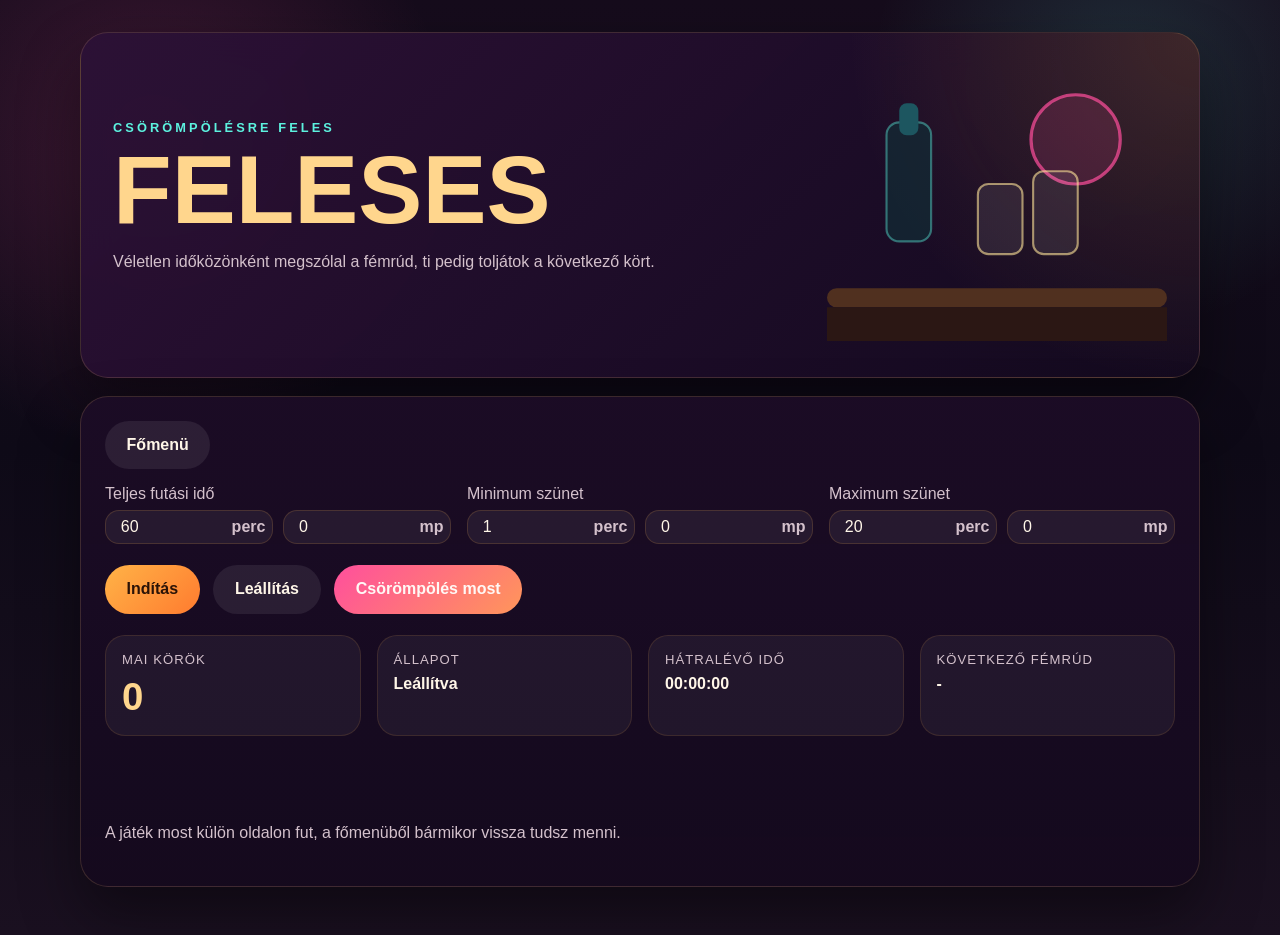
<file: feleses.html>
<!DOCTYPE html>
<html lang="hu">
<head>
  <meta charset="UTF-8">
  <meta name="viewport" content="width=device-width, initial-scale=1.0">
  <title>Feleses</title>
  <style>
    :root {
      --text: #fff6e8;
      --muted: #d4c1cc;
      --line: rgba(255, 200, 120, 0.16);
      --amber: #ffb347;
      --amber-strong: #ff7b2f;
      --pink: #ff4f9d;
      --teal: #5cf2df;
      --shadow: 0 28px 60px rgba(0, 0, 0, 0.4);
      --radius-xl: 28px;
      --radius-lg: 20px;
      --radius-md: 14px;
    }

    * { box-sizing: border-box; }

    body {
      margin: 0;
      min-height: 100vh;
      font-family: Arial, sans-serif;
      color: var(--text);
      background:
        radial-gradient(circle at 12% 16%, rgba(255, 79, 157, 0.18), transparent 22%),
        radial-gradient(circle at 88% 8%, rgba(92, 242, 223, 0.14), transparent 18%),
        linear-gradient(180deg, #160c1c 0%, #0e0a17 48%, #1a1020 100%);
    }

    .app-shell {
      width: min(1120px, calc(100vw - 2rem));
      margin: 0 auto;
      padding: 2rem 0 3rem;
    }

    .hero-card,
    .panel {
      border: 1px solid var(--line);
      border-radius: var(--radius-xl);
      backdrop-filter: blur(18px);
      box-shadow: var(--shadow);
      overflow: hidden;
    }

    .hero-card {
      display: grid;
      grid-template-columns: minmax(0, 1.2fr) minmax(260px, 0.8fr);
      gap: 1rem;
      align-items: center;
      padding: 2rem;
      background:
        radial-gradient(circle at top right, rgba(255,179,71,0.16), transparent 30%),
        linear-gradient(135deg, rgba(44,17,54,0.95), rgba(20,10,31,0.96));
    }

    .panel {
      margin-top: 1.1rem;
      padding: 1.5rem;
      background:
        linear-gradient(180deg, rgba(27,11,37,0.96), rgba(20,9,29,0.94)),
        rgba(33,16,42,0.82);
    }

    .eyebrow {
      margin: 0 0 0.75rem;
      color: var(--teal);
      font-size: 0.8rem;
      font-weight: 800;
      text-transform: uppercase;
      letter-spacing: 0.24em;
    }

    h1 {
      margin: 0;
      font-family: Impact, Haettenschweiler, "Arial Narrow Bold", sans-serif;
      font-size: clamp(3.4rem, 9vw, 6rem);
      line-height: 0.9;
      color: #ffd68d;
    }

    .lead,
    .hint {
      color: var(--muted);
      line-height: 1.6;
    }

    .hero-illustration {
      justify-self: end;
      width: min(100%, 340px);
    }

    .bar-scene {
      width: 100%;
      height: auto;
    }

    .neon-halo {
      fill: rgba(255, 79, 157, 0.14);
      stroke: rgba(255, 79, 157, 0.7);
      stroke-width: 3;
    }

    .bar-top { fill: #50301f; }
    .bar-front { fill: #2b1714; }
    .bottle {
      fill: rgba(19, 44, 53, 0.72);
      stroke: rgba(92, 242, 223, 0.42);
      stroke-width: 2;
    }
    .bottle-neck { fill: #1d5660; }
    .shot {
      fill: rgba(255,255,255,0.08);
      stroke: rgba(255,229,154,0.6);
      stroke-width: 2;
    }

    .section-topbar,
    .button-row {
      display: flex;
      flex-wrap: wrap;
      gap: 0.85rem;
    }

    .section-topbar {
      margin-bottom: 1rem;
    }

    .button-row {
      margin: 1.35rem 0;
    }

    .field-grid,
    .status-grid {
      display: grid;
      gap: 1rem;
    }

    .field-grid {
      grid-template-columns: repeat(3, minmax(0, 1fr));
    }

    .status-grid {
      grid-template-columns: repeat(4, minmax(0, 1fr));
    }

    .field {
      display: flex;
      flex-direction: column;
      gap: 0.45rem;
    }

    .field span,
    .status-label {
      color: var(--muted);
    }

    .time-row {
      display: grid;
      grid-template-columns: repeat(2, minmax(0, 1fr));
      gap: 0.65rem;
    }

    .input-row {
      display: flex;
      align-items: center;
      padding: 0.35rem 0.4rem 0.35rem 0.8rem;
      border-radius: var(--radius-md);
      border: 1px solid rgba(255, 179, 71, 0.16);
      background: rgba(255,255,255,0.06);
    }

    input {
      width: 100%;
      border: 0;
      outline: 0;
      background: transparent;
      color: var(--text);
      font: inherit;
    }

    .suffix {
      color: var(--amber);
      font-weight: 700;
    }

    button,
    .back-link {
      appearance: none;
      border: 0;
      border-radius: 999px;
      padding: 0.95rem 1.35rem;
      font: inherit;
      font-weight: 800;
      cursor: pointer;
      text-decoration: none;
      display: inline-block;
    }

    .primary {
      background: linear-gradient(135deg, var(--amber), var(--amber-strong));
      color: #2b1307;
    }

    .secondary {
      background: rgba(255,255,255,0.08);
      color: var(--text);
    }

    .accent {
      background: linear-gradient(135deg, var(--pink), #ff965a);
      color: #fff8f5;
    }

    .status-card {
      padding: 1rem;
      border-radius: var(--radius-lg);
      background: rgba(255,255,255,0.05);
      border: 1px solid rgba(255, 179, 71, 0.12);
    }

    .status-label {
      display: block;
      margin-bottom: 0.5rem;
      font-size: 0.82rem;
      text-transform: uppercase;
      letter-spacing: 0.08em;
    }

    #shotCountText {
      color: #ffd68d;
      font-size: clamp(1.6rem, 5vw, 2.4rem);
    }

    .toast-banner {
      margin-top: 1rem;
      padding: 1rem 1.2rem;
      border-radius: 18px;
      border: 1px solid rgba(255, 79, 157, 0.22);
      background: linear-gradient(135deg, rgba(255,79,157,0.14), rgba(255,179,71,0.12));
      color: #ffe9c7;
      font-weight: 800;
      opacity: 0;
      transform: translateY(10px);
      transition: opacity 0.2s ease, transform 0.2s ease;
    }

    .toast-banner.visible {
      opacity: 1;
      transform: translateY(0);
    }

    @media (max-width: 900px) {
      .hero-card,
      .field-grid,
      .status-grid {
        grid-template-columns: 1fr;
      }

      .hero-illustration {
        justify-self: center;
      }
    }
  </style>
</head>
<body>
  <main class="app-shell">
    <section class="hero-card">
      <div>
        <p class="eyebrow">Csörömpölésre feles</p>
        <h1>FELESES</h1>
        <p class="lead">Véletlen időközönként megszólal a fémrúd, ti pedig toljátok a következő kört.</p>
      </div>
      <div class="hero-illustration" aria-hidden="true">
        <svg viewBox="0 0 320 260" class="bar-scene">
          <circle cx="234" cy="70" r="42" class="neon-halo"/>
          <rect x="0" y="210" width="320" height="18" rx="9" class="bar-top"/>
          <rect x="0" y="228" width="320" height="32" class="bar-front"/>
          <rect x="56" y="54" width="42" height="112" rx="12" class="bottle"/>
          <rect x="68" y="36" width="18" height="30" rx="7" class="bottle-neck"/>
          <rect x="142" y="112" width="42" height="66" rx="10" class="shot"/>
          <rect x="194" y="100" width="42" height="78" rx="10" class="shot"/>
        </svg>
      </div>
    </section>

    <section class="panel">
      <div class="section-topbar">
        <a class="back-link secondary" href="femrud.html">Főmenü</a>
      </div>

      <div class="field-grid">
        <label class="field">
          <span>Teljes futási idő</span>
          <div class="time-row">
            <div class="input-row"><input id="durationMinutes" type="number" min="0" value="60"><span class="suffix">perc</span></div>
            <div class="input-row"><input id="durationSeconds" type="number" min="0" max="59" value="0"><span class="suffix">mp</span></div>
          </div>
        </label>

        <label class="field">
          <span>Minimum szünet</span>
          <div class="time-row">
            <div class="input-row"><input id="minIntervalMinutes" type="number" min="0" max="20" value="1"><span class="suffix">perc</span></div>
            <div class="input-row"><input id="minIntervalSeconds" type="number" min="0" max="59" value="0"><span class="suffix">mp</span></div>
          </div>
        </label>

        <label class="field">
          <span>Maximum szünet</span>
          <div class="time-row">
            <div class="input-row"><input id="maxIntervalMinutes" type="number" min="0" max="20" value="20"><span class="suffix">perc</span></div>
            <div class="input-row"><input id="maxIntervalSeconds" type="number" min="0" max="59" value="0"><span class="suffix">mp</span></div>
          </div>
        </label>
      </div>

      <div class="button-row">
        <button id="startBtn" class="primary" type="button">Indítás</button>
        <button id="stopBtn" class="secondary" type="button" disabled>Leállítás</button>
        <button id="playNowBtn" class="accent" type="button" disabled>Csörömpölés most</button>
      </div>

      <div class="status-grid">
        <article class="status-card"><span class="status-label">Mai körök</span><strong id="shotCountText">0</strong></article>
        <article class="status-card"><span class="status-label">Állapot</span><strong id="statusText">Leállítva</strong></article>
        <article class="status-card"><span class="status-label">Hátralévő idő</span><strong id="remainingText">00:00:00</strong></article>
        <article class="status-card"><span class="status-label">Következő fémrúd</span><strong id="nextPlayText">-</strong></article>
      </div>

      <div id="toastBanner" class="toast-banner" aria-live="polite">Töltsd a következőt, megszólalt a fémrúd!</div>
      <p class="hint">A játék most külön oldalon fut, a főmenüből bármikor vissza tudsz menni.</p>
    </section>
  </main>

  <script>
    const durationInput = document.getElementById("durationMinutes");
    const durationSecondsInput = document.getElementById("durationSeconds");
    const minIntervalMinutesInput = document.getElementById("minIntervalMinutes");
    const minIntervalSecondsInput = document.getElementById("minIntervalSeconds");
    const maxIntervalMinutesInput = document.getElementById("maxIntervalMinutes");
    const maxIntervalSecondsInput = document.getElementById("maxIntervalSeconds");
    const startBtn = document.getElementById("startBtn");
    const stopBtn = document.getElementById("stopBtn");
    const playNowBtn = document.getElementById("playNowBtn");
    const statusText = document.getElementById("statusText");
    const remainingText = document.getElementById("remainingText");
    const nextPlayText = document.getElementById("nextPlayText");
    const shotCountText = document.getElementById("shotCountText");
    const toastBanner = document.getElementById("toastBanner");

    let audioContext;
    let masterGain;
    let isRunning = false;
    let sessionEndAt = 0;
    let nextPlayAt = 0;
    let nextPlayTimeoutId = null;
    let displayIntervalId = null;
    let toastTimeoutId = null;
    let shotCount = 0;

    function ensureAudioContext() {
      const ContextClass = window.AudioContext || window.webkitAudioContext;
      if (!ContextClass) throw new Error("A böngésző nem támogatja a Web Audio API-t.");
      if (!audioContext) {
        audioContext = new ContextClass();
        masterGain = audioContext.createGain();
        masterGain.gain.value = 0.72;
        masterGain.connect(audioContext.destination);
      }
      return audioContext.state === "suspended" ? audioContext.resume() : Promise.resolve();
    }

    function clampInt(value, fallback, min, max) {
      if (!Number.isFinite(value)) return fallback;
      return Math.min(max, Math.max(min, Math.round(value)));
    }

    function readTimeParts(minutesInput, secondsInput, fallbackMinutes, fallbackSeconds, maxMinutes) {
      const minutes = clampInt(Number(minutesInput.value), fallbackMinutes, 0, maxMinutes);
      const seconds = clampInt(Number(secondsInput.value), fallbackSeconds, 0, 59);
      minutesInput.value = String(minutes);
      secondsInput.value = String(seconds);
      return (minutes * 60 + seconds) * 1000;
    }

    function writeDelay(delayMs, minutesInput, secondsInput) {
      const totalSeconds = Math.floor(delayMs / 1000);
      minutesInput.value = String(Math.floor(totalSeconds / 60));
      secondsInput.value = String(totalSeconds % 60);
    }

    function readConfig() {
      let durationMs = readTimeParts(durationInput, durationSecondsInput, 60, 0, 9999);
      let minDelayMs = readTimeParts(minIntervalMinutesInput, minIntervalSecondsInput, 1, 0, 20);
      let maxDelayMs = readTimeParts(maxIntervalMinutesInput, maxIntervalSecondsInput, 20, 0, 20);

      if (durationMs < 1000) {
        durationMs = 1000;
        durationInput.value = "0";
        durationSecondsInput.value = "1";
      }
      if (minDelayMs < 1000) {
        minDelayMs = 1000;
        writeDelay(minDelayMs, minIntervalMinutesInput, minIntervalSecondsInput);
      }
      if (maxDelayMs < 1000) {
        maxDelayMs = 1000;
        writeDelay(maxDelayMs, maxIntervalMinutesInput, maxIntervalSecondsInput);
      }
      if (minDelayMs > maxDelayMs) {
        const temp = minDelayMs;
        minDelayMs = maxDelayMs;
        maxDelayMs = temp;
        writeDelay(minDelayMs, minIntervalMinutesInput, minIntervalSecondsInput);
        writeDelay(maxDelayMs, maxIntervalMinutesInput, maxIntervalSecondsInput);
      }

      return { durationMs, minDelayMs, maxDelayMs };
    }

    function formatDuration(ms) {
      const totalSeconds = Math.max(0, Math.ceil(ms / 1000));
      const hours = Math.floor(totalSeconds / 3600);
      const minutes = Math.floor((totalSeconds % 3600) / 60);
      const seconds = totalSeconds % 60;
      return [hours, minutes, seconds].map((value) => String(value).padStart(2, "0")).join(":");
    }

    function randomBetween(min, max) {
      return min + Math.random() * (max - min);
    }

    function clearTimers() {
      if (nextPlayTimeoutId) clearTimeout(nextPlayTimeoutId);
      if (displayIntervalId) clearInterval(displayIntervalId);
      if (toastTimeoutId) clearTimeout(toastTimeoutId);
      nextPlayTimeoutId = null;
      displayIntervalId = null;
      toastTimeoutId = null;
    }

    function setRunningUi(running) {
      startBtn.disabled = running;
      stopBtn.disabled = !running;
      playNowBtn.disabled = !running;
      durationInput.disabled = running;
      durationSecondsInput.disabled = running;
      minIntervalMinutesInput.disabled = running;
      minIntervalSecondsInput.disabled = running;
      maxIntervalMinutesInput.disabled = running;
      maxIntervalSecondsInput.disabled = running;
    }

    function updateStatusDisplay() {
      if (!isRunning) {
        remainingText.textContent = "00:00:00";
        nextPlayText.textContent = "-";
        return;
      }
      const now = Date.now();
      const remaining = sessionEndAt - now;
      remainingText.textContent = formatDuration(remaining);
      nextPlayText.textContent = nextPlayAt > now ? formatDuration(nextPlayAt - now) : "hamarosan";
      if (remaining <= 0) stopSession("Lejárt");
    }

    function setToast(message) {
      toastBanner.textContent = message;
      toastBanner.classList.add("visible");
      if (toastTimeoutId) clearTimeout(toastTimeoutId);
      toastTimeoutId = window.setTimeout(() => {
        toastBanner.classList.remove("visible");
      }, 2200);
    }

    function updateShotCount() {
      shotCount += 1;
      shotCountText.textContent = String(shotCount);
      setToast("Csörömpölés! Jöhet a(z) " + shotCount + ". feles.");
    }

    function buildMetalHit(now) {
      const partials = [
        { frequency: 310, gain: 0.32, decay: 1.6, type: "triangle" },
        { frequency: 468, gain: 0.22, decay: 1.35, type: "triangle" },
        { frequency: 731, gain: 0.18, decay: 1.1, type: "sine" },
        { frequency: 1117, gain: 0.1, decay: 0.85, type: "sine" }
      ];

      partials.forEach((partial, index) => {
        const oscillator = audioContext.createOscillator();
        const gainNode = audioContext.createGain();
        const filter = audioContext.createBiquadFilter();
        oscillator.type = partial.type;
        oscillator.frequency.setValueAtTime(partial.frequency, now);
        oscillator.frequency.exponentialRampToValueAtTime(partial.frequency * (1 + 0.015 * (index + 1)), now + 0.035);
        filter.type = "bandpass";
        filter.frequency.setValueAtTime(partial.frequency * 1.4, now);
        filter.Q.value = 3;
        gainNode.gain.setValueAtTime(0.0001, now);
        gainNode.gain.exponentialRampToValueAtTime(partial.gain, now + 0.01);
        gainNode.gain.exponentialRampToValueAtTime(0.0001, now + partial.decay);
        oscillator.connect(filter);
        filter.connect(gainNode);
        gainNode.connect(masterGain);
        oscillator.start(now);
        oscillator.stop(now + partial.decay + 0.08);
      });
    }

    async function playMetalSound() {
      await ensureAudioContext();
      buildMetalHit(audioContext.currentTime + 0.02);
      updateShotCount();
    }

    function stopSession(reason = "Leállítva") {
      isRunning = false;
      clearTimers();
      setRunningUi(false);
      statusText.textContent = reason;
      updateStatusDisplay();
    }

    function scheduleNextPlay() {
      if (!isRunning) return;
      const config = readConfig();
      const now = Date.now();
      const remainingMs = sessionEndAt - now;
      if (remainingMs <= 0) {
        stopSession("Lejárt");
        return;
      }
      const actualDelay = Math.min(randomBetween(config.minDelayMs, config.maxDelayMs), remainingMs);
      nextPlayAt = now + actualDelay;
      updateStatusDisplay();
      nextPlayTimeoutId = window.setTimeout(async () => {
        if (!isRunning) return;
        await playMetalSound();
        if (Date.now() >= sessionEndAt) {
          stopSession("Lejárt");
          return;
        }
        scheduleNextPlay();
      }, actualDelay);
    }

    async function startSession() {
      const config = readConfig();
      await ensureAudioContext();
      clearTimers();
      isRunning = true;
      sessionEndAt = Date.now() + config.durationMs;
      statusText.textContent = "Fut";
      setRunningUi(true);
      setToast("A riasztó élesítve. Várjuk az első csörömpölést.");
      scheduleNextPlay();
      updateStatusDisplay();
      displayIntervalId = window.setInterval(updateStatusDisplay, 250);
    }

    async function playNowAndReschedule() {
      if (!isRunning) return;
      clearTimeout(nextPlayTimeoutId);
      nextPlayTimeoutId = null;
      await playMetalSound();
      if (Date.now() >= sessionEndAt) {
        stopSession("Lejárt");
        return;
      }
      scheduleNextPlay();
    }

    startBtn.addEventListener("click", async () => {
      try {
        await startSession();
      } catch (error) {
        statusText.textContent = "Hiba";
        alert(error.message);
      }
    });

    stopBtn.addEventListener("click", () => stopSession("Leállítva"));
    playNowBtn.addEventListener("click", async () => {
      try {
        await playNowAndReschedule();
      } catch (error) {
        statusText.textContent = "Hiba";
        alert(error.message);
      }
    });

    setRunningUi(false);
    updateStatusDisplay();
  </script>
</body>
</html>
</file>
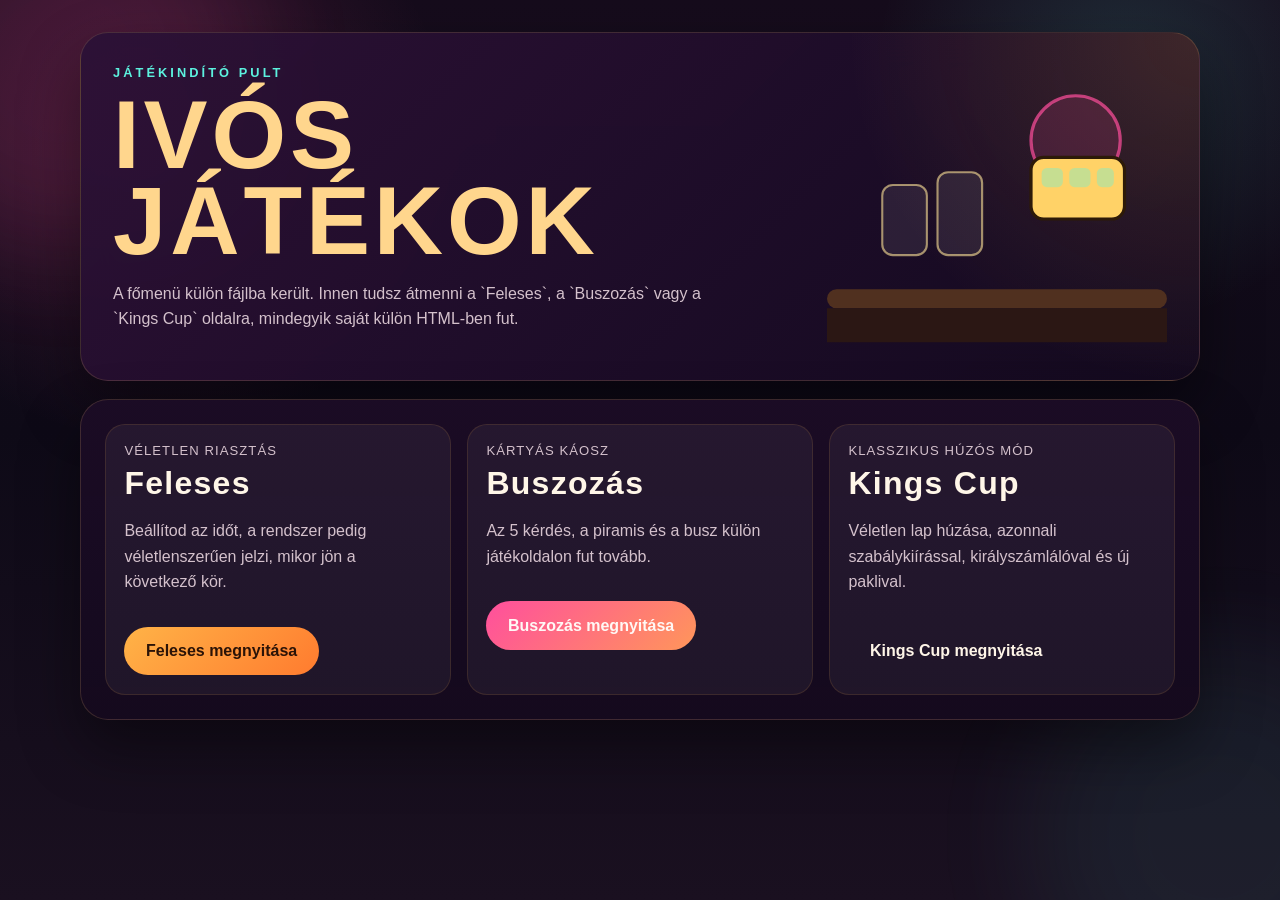
<file: femrud.html>
<!DOCTYPE html>
<html lang="hu">
<head>
  <meta charset="UTF-8">
  <meta name="viewport" content="width=device-width, initial-scale=1.0">
  <title>Ivós játékok</title>
  <style>
    :root {
      --text: #fff6e8;
      --muted: #d4c1cc;
      --line: rgba(255, 200, 120, 0.16);
      --amber: #ffb347;
      --amber-strong: #ff7b2f;
      --pink: #ff4f9d;
      --teal: #5cf2df;
      --shadow: 0 28px 60px rgba(0, 0, 0, 0.4);
      --radius-xl: 28px;
      --radius-lg: 20px;
    }

    * { box-sizing: border-box; }

    body {
      margin: 0;
      min-height: 100vh;
      font-family: Arial, sans-serif;
      color: var(--text);
      background:
        radial-gradient(circle at 12% 16%, rgba(255, 79, 157, 0.18), transparent 22%),
        radial-gradient(circle at 88% 8%, rgba(92, 242, 223, 0.14), transparent 18%),
        linear-gradient(180deg, #160c1c 0%, #0e0a17 48%, #1a1020 100%);
    }

    .ambient {
      position: fixed;
      width: 30vw;
      height: 30vw;
      border-radius: 50%;
      filter: blur(56px);
      opacity: 0.28;
      pointer-events: none;
    }

    .ambient-left {
      top: -10vw;
      left: -10vw;
      background: rgba(255, 79, 157, 0.44);
    }

    .ambient-right {
      right: -10vw;
      bottom: -10vw;
      background: rgba(92, 242, 223, 0.24);
    }

    .app-shell {
      width: min(1120px, calc(100vw - 2rem));
      margin: 0 auto;
      padding: 2rem 0 3rem;
      position: relative;
    }

    .hero-card,
    .panel {
      border: 1px solid var(--line);
      border-radius: var(--radius-xl);
      backdrop-filter: blur(18px);
      box-shadow: var(--shadow);
      overflow: hidden;
    }

    .hero-card {
      display: grid;
      grid-template-columns: minmax(0, 1.2fr) minmax(260px, 0.8fr);
      gap: 1rem;
      align-items: center;
      padding: 2rem;
      background:
        radial-gradient(circle at top right, rgba(255,179,71,0.16), transparent 30%),
        linear-gradient(135deg, rgba(44,17,54,0.95), rgba(20,10,31,0.96));
    }

    .panel {
      margin-top: 1.1rem;
      padding: 1.5rem;
      background:
        linear-gradient(180deg, rgba(27,11,37,0.96), rgba(20,9,29,0.94)),
        rgba(33,16,42,0.82);
    }

    .eyebrow {
      margin: 0 0 0.75rem;
      color: var(--teal);
      font-size: 0.8rem;
      font-weight: 800;
      text-transform: uppercase;
      letter-spacing: 0.24em;
    }

    h1, h2 {
      margin: 0;
      font-family: Impact, Haettenschweiler, "Arial Narrow Bold", sans-serif;
      letter-spacing: 0.04em;
    }

    h1 {
      font-size: clamp(3.4rem, 9vw, 6rem);
      line-height: 0.9;
      color: #ffd68d;
    }

    h2 {
      font-size: clamp(1.5rem, 3vw, 2rem);
    }

    .lead,
    .menu-card p {
      color: var(--muted);
      line-height: 1.6;
    }

    .hero-illustration {
      justify-self: end;
      width: min(100%, 340px);
    }

    .bar-scene {
      width: 100%;
      height: auto;
    }

    .neon-halo {
      fill: rgba(255, 79, 157, 0.14);
      stroke: rgba(255, 79, 157, 0.7);
      stroke-width: 3;
    }

    .bar-top { fill: #50301f; }
    .bar-front { fill: #2b1714; }
    .shot {
      fill: rgba(255,255,255,0.08);
      stroke: rgba(255,229,154,0.6);
      stroke-width: 2;
    }
    .bus-body {
      fill: #ffd267;
      stroke: #2d1a08;
      stroke-width: 3;
    }
    .bus-window { fill: rgba(92, 242, 223, 0.35); }

    .menu-grid {
      display: grid;
      grid-template-columns: repeat(3, minmax(0, 1fr));
      gap: 1rem;
    }

    .menu-card {
      padding: 1.15rem;
      border-radius: var(--radius-lg);
      background: rgba(255,255,255,0.05);
      border: 1px solid rgba(255, 179, 71, 0.12);
    }

    .mini-label {
      display: block;
      margin-bottom: 0.45rem;
      color: var(--muted);
      font-size: 0.82rem;
      text-transform: uppercase;
      letter-spacing: 0.08em;
    }

    .menu-link {
      display: inline-block;
      margin-top: 1rem;
      padding: 0.95rem 1.35rem;
      border-radius: 999px;
      color: inherit;
      text-decoration: none;
      font-weight: 800;
    }

    .primary {
      background: linear-gradient(135deg, var(--amber), var(--amber-strong));
      color: #2b1307;
    }

    .accent {
      background: linear-gradient(135deg, var(--pink), #ff965a);
      color: #fff8f5;
    }

    @media (max-width: 900px) {
      .hero-card,
      .menu-grid {
        grid-template-columns: 1fr;
      }

      .hero-illustration {
        justify-self: center;
      }
    }
  </style>
</head>
<body>
  <div class="ambient ambient-left"></div>
  <div class="ambient ambient-right"></div>

  <main class="app-shell">
    <section class="hero-card">
      <div>
        <p class="eyebrow">Játékindító pult</p>
        <h1>IVÓS JÁTÉKOK</h1>
        <p class="lead">
          A főmenü külön fájlba került. Innen tudsz átmenni a `Feleses`, a `Buszozás`
          vagy a `Kings Cup` oldalra, mindegyik saját külön HTML-ben fut.
        </p>
      </div>
      <div class="hero-illustration" aria-hidden="true">
        <svg viewBox="0 0 320 260" class="bar-scene">
          <circle cx="234" cy="70" r="42" class="neon-halo"/>
          <rect x="0" y="210" width="320" height="18" rx="9" class="bar-top"/>
          <rect x="0" y="228" width="320" height="32" class="bar-front"/>
          <rect x="52" y="112" width="42" height="66" rx="10" class="shot"/>
          <rect x="104" y="100" width="42" height="78" rx="10" class="shot"/>
          <rect x="192" y="86" width="88" height="58" rx="12" class="bus-body"/>
          <rect x="202" y="96" width="20" height="18" rx="5" class="bus-window"/>
          <rect x="228" y="96" width="20" height="18" rx="5" class="bus-window"/>
          <rect x="254" y="96" width="16" height="18" rx="5" class="bus-window"/>
        </svg>
      </div>
    </section>

    <section class="panel">
      <div class="menu-grid">
        <article class="menu-card">
          <span class="mini-label">Véletlen riasztás</span>
          <h2>Feleses</h2>
          <p>Beállítod az időt, a rendszer pedig véletlenszerűen jelzi, mikor jön a következő kör.</p>
          <a class="menu-link primary" href="feleses.html">Feleses megnyitása</a>
        </article>

        <article class="menu-card">
          <span class="mini-label">Kártyás káosz</span>
          <h2>Buszozás</h2>
          <p>Az 5 kérdés, a piramis és a busz külön játékoldalon fut tovább.</p>
          <a class="menu-link accent" href="buszozas.html">Buszozás megnyitása</a>
        </article>

        <article class="menu-card">
          <span class="mini-label">Klasszikus húzós mód</span>
          <h2>Kings Cup</h2>
          <p>Véletlen lap húzása, azonnali szabálykiírással, királyszámlálóval és új paklival.</p>
          <a class="menu-link secondary" href="kingscup.html">Kings Cup megnyitása</a>
        </article>
      </div>
    </section>
  </main>
</body>
</html>
</file>
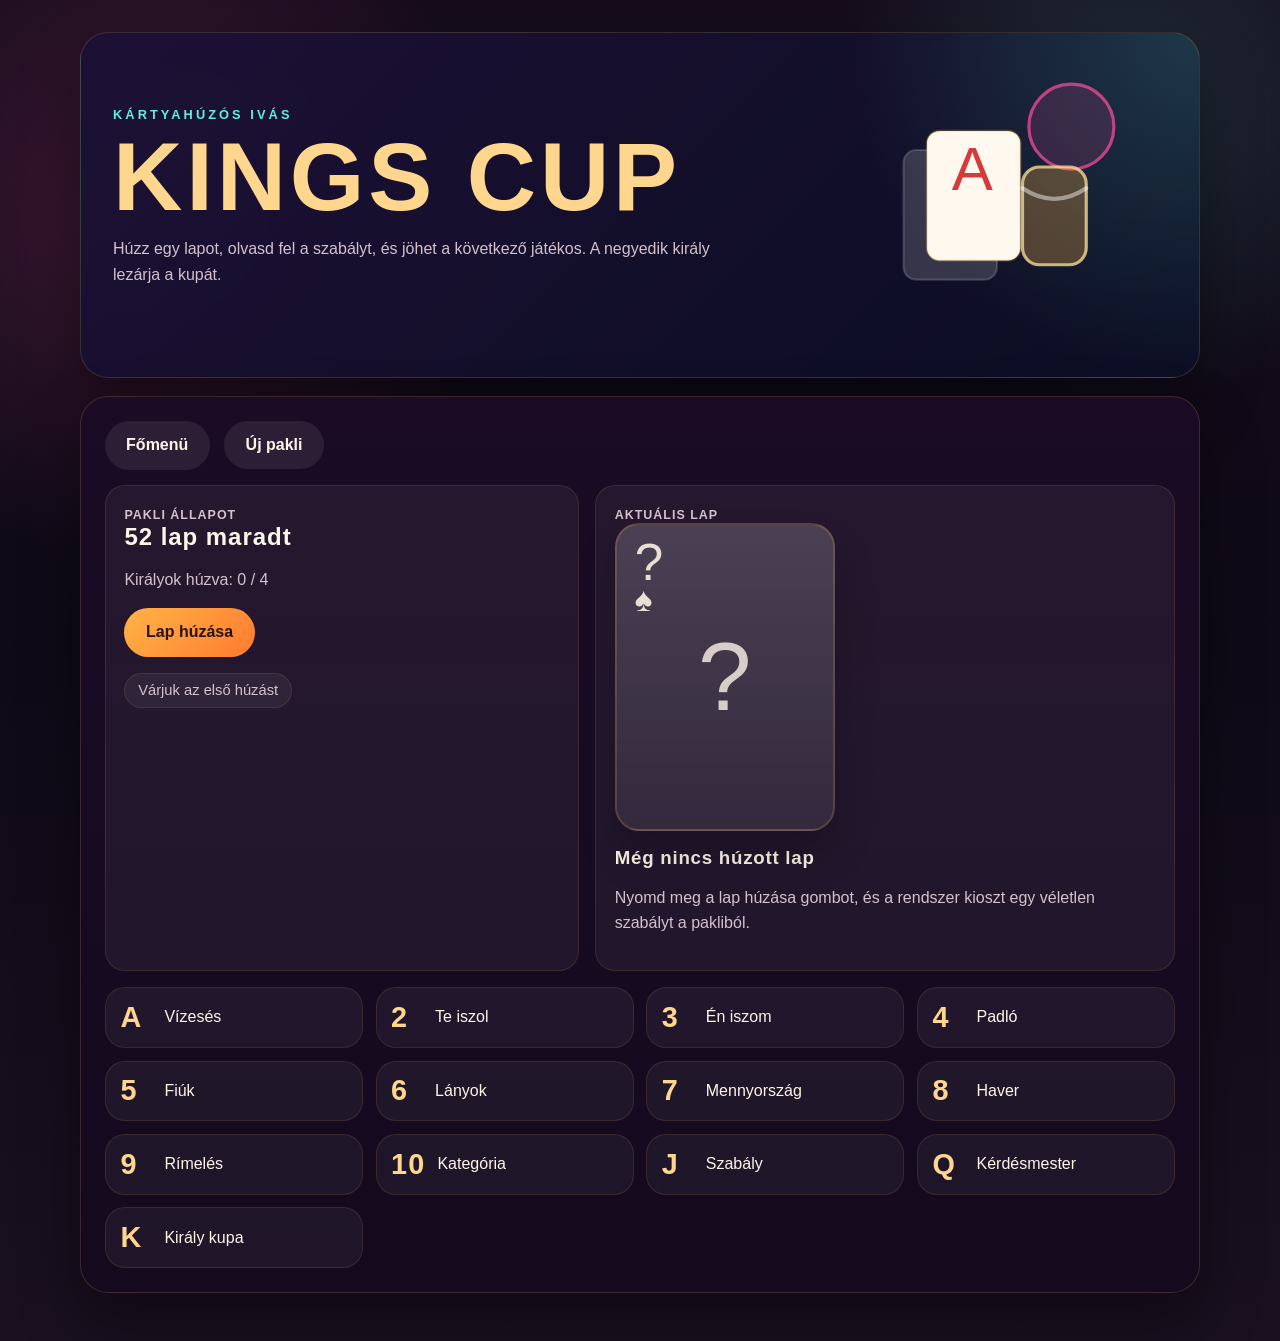
<file: kingscup.html>
<!DOCTYPE html>
<html lang="hu">
<head>
  <meta charset="UTF-8">
  <meta name="viewport" content="width=device-width, initial-scale=1.0">
  <title>Kings Cup</title>
  <style>
    :root {
      --text: #fff6e8;
      --muted: #d4c1cc;
      --line: rgba(255, 200, 120, 0.16);
      --amber: #ffb347;
      --amber-strong: #ff7b2f;
      --pink: #ff4f9d;
      --teal: #5cf2df;
      --shadow: 0 28px 60px rgba(0, 0, 0, 0.4);
      --radius-xl: 28px;
      --radius-lg: 20px;
      --radius-md: 14px;
    }

    * { box-sizing: border-box; }

    body {
      margin: 0;
      min-height: 100vh;
      font-family: Arial, sans-serif;
      color: var(--text);
      background:
        radial-gradient(circle at 12% 16%, rgba(255, 79, 157, 0.18), transparent 22%),
        radial-gradient(circle at 88% 8%, rgba(92, 242, 223, 0.14), transparent 18%),
        linear-gradient(180deg, #160c1c 0%, #0e0a17 48%, #1a1020 100%);
    }

    .app-shell {
      width: min(1120px, calc(100vw - 2rem));
      margin: 0 auto;
      padding: 2rem 0 3rem;
    }

    .hero-card,
    .panel {
      border: 1px solid var(--line);
      border-radius: var(--radius-xl);
      backdrop-filter: blur(18px);
      box-shadow: var(--shadow);
      overflow: hidden;
    }

    .hero-card {
      display: grid;
      grid-template-columns: minmax(0, 1.2fr) minmax(260px, 0.8fr);
      gap: 1rem;
      align-items: center;
      padding: 2rem;
      background:
        radial-gradient(circle at top right, rgba(92,242,223,0.18), transparent 30%),
        linear-gradient(135deg, rgba(28,17,54,0.95), rgba(12,14,35,0.96));
    }

    .panel {
      margin-top: 1.1rem;
      padding: 1.5rem;
      background:
        linear-gradient(180deg, rgba(27,11,37,0.96), rgba(20,9,29,0.94)),
        rgba(33,16,42,0.82);
    }

    .eyebrow,
    .mini-label {
      margin: 0 0 0.75rem;
      color: var(--teal);
      font-size: 0.8rem;
      font-weight: 800;
      text-transform: uppercase;
      letter-spacing: 0.24em;
    }

    .mini-label {
      margin-bottom: 0.5rem;
      font-size: 0.78rem;
      color: var(--muted);
      letter-spacing: 0.08em;
    }

    h1, h2, h3, .card-rank, .card-suit, .rule-chip strong, .card-letter {
      margin: 0;
      font-family: Impact, Haettenschweiler, "Arial Narrow Bold", sans-serif;
      letter-spacing: 0.04em;
    }

    h1 {
      font-size: clamp(3.4rem, 9vw, 6rem);
      line-height: 0.9;
      color: #ffd68d;
    }

    .lead,
    .helper {
      color: var(--muted);
      line-height: 1.6;
    }

    .hero-illustration {
      justify-self: end;
      width: min(100%, 340px);
    }

    .bar-scene {
      width: 100%;
      height: auto;
    }

    .neon-halo {
      fill: rgba(255, 79, 157, 0.14);
      stroke: rgba(255, 79, 157, 0.7);
      stroke-width: 3;
    }

    .card-stack {
      fill: rgba(255, 255, 255, 0.16);
      stroke: rgba(255, 255, 255, 0.16);
      stroke-width: 2;
    }

    .card-top {
      fill: #fff8ef;
      stroke: rgba(255, 179, 71, 0.25);
      stroke-width: 2;
    }

    .card-letter {
      font-size: 58px;
      text-anchor: middle;
      fill: #d63b3b;
    }

    .cup-body {
      fill: rgba(255, 179, 71, 0.28);
      stroke: rgba(255, 229, 154, 0.75);
      stroke-width: 3;
    }

    .cup-shine {
      fill: none;
      stroke: rgba(255, 255, 255, 0.46);
      stroke-width: 4;
      stroke-linecap: round;
    }

    .section-topbar {
      display: flex;
      flex-wrap: wrap;
      gap: 0.85rem;
      margin-bottom: 1rem;
    }

    .kings-layout,
    .kings-rules {
      display: grid;
      gap: 1rem;
    }

    .kings-layout {
      grid-template-columns: minmax(260px, 0.9fr) minmax(0, 1.1fr);
      align-items: stretch;
    }

    .kings-rules {
      grid-template-columns: repeat(4, minmax(0, 1fr));
      margin-top: 1rem;
      gap: 0.8rem;
    }

    .game-card,
    .rule-chip {
      padding: 1.15rem;
      border-radius: var(--radius-lg);
      background: rgba(255,255,255,0.05);
      border: 1px solid rgba(255, 179, 71, 0.12);
    }

    .playing-card {
      width: min(220px, 100%);
      aspect-ratio: 5 / 7;
      display: grid;
      place-items: center;
      position: relative;
      margin-bottom: 1rem;
      border-radius: 24px;
      border: 2px solid rgba(255, 179, 71, 0.18);
      background: linear-gradient(180deg, rgba(255,248,239,0.98), rgba(247,234,217,0.96));
      box-shadow: 0 24px 38px rgba(0, 0, 0, 0.22);
      color: #1f1f22;
    }

    .playing-card.placeholder {
      background: linear-gradient(180deg, rgba(255,255,255,0.18), rgba(255,255,255,0.08));
      color: rgba(255,246,232,0.88);
    }

    .playing-card::after {
      content: attr(data-center);
      font-size: clamp(4rem, 9vw, 6rem);
      color: currentColor;
      opacity: 0.9;
    }

    .red { color: #d63b3b; }
    .black { color: #1f1f22; }

    .card-rank,
    .card-suit {
      position: absolute;
      left: 18px;
      line-height: 1;
    }

    .card-rank {
      top: 12px;
      font-size: 3.2rem;
    }

    .card-suit {
      top: 58px;
      font-size: 2.1rem;
    }

    .pill-row {
      display: flex;
      flex-wrap: wrap;
      gap: 0.6rem;
      margin-top: 1rem;
    }

    .pill {
      padding: 0.55rem 0.8rem;
      border-radius: 999px;
      background: rgba(255,255,255,0.06);
      border: 1px solid rgba(255,179,71,0.12);
      color: var(--muted);
      font-size: 0.92rem;
    }

    .rule-chip {
      display: flex;
      align-items: center;
      gap: 0.75rem;
      padding: 0.8rem 0.9rem;
    }

    .rule-chip strong {
      min-width: 2rem;
      font-size: 1.8rem;
      color: #ffd68d;
    }

    button,
    .back-link {
      appearance: none;
      border: 0;
      border-radius: 999px;
      padding: 0.95rem 1.35rem;
      font: inherit;
      font-weight: 800;
      text-decoration: none;
      display: inline-block;
    }

    button { cursor: pointer; }

    .primary {
      background: linear-gradient(135deg, var(--amber), var(--amber-strong));
      color: #2b1307;
    }

    .secondary {
      background: rgba(255,255,255,0.08);
      color: var(--text);
    }

    .accent {
      background: linear-gradient(135deg, var(--pink), #ff965a);
      color: #fff8f5;
    }

    @media (max-width: 900px) {
      .hero-card,
      .kings-layout,
      .kings-rules {
        grid-template-columns: 1fr;
      }

      .hero-illustration {
        justify-self: center;
      }
    }
  </style>
</head>
<body>
  <main class="app-shell">
    <section class="hero-card">
      <div>
        <p class="eyebrow">Kártyahúzós ivás</p>
        <h1>KINGS CUP</h1>
        <p class="lead">Húzz egy lapot, olvasd fel a szabályt, és jöhet a következő játékos. A negyedik király lezárja a kupát.</p>
      </div>
      <div class="hero-illustration" aria-hidden="true">
        <svg viewBox="0 0 320 260" class="bar-scene">
          <circle cx="230" cy="58" r="40" class="neon-halo"/>
          <rect x="72" y="80" width="88" height="122" rx="12" class="card-stack"/>
          <rect x="94" y="62" width="88" height="122" rx="12" class="card-top"/>
          <text x="138" y="118" class="card-letter">A</text>
          <rect x="184" y="96" width="60" height="92" rx="16" class="cup-body"/>
          <path d="M184 116 Q214 136 244 116" class="cup-shine"/>
        </svg>
      </div>
    </section>

    <section class="panel">
      <div class="section-topbar">
        <a class="back-link secondary" href="femrud.html">Főmenü</a>
        <button id="resetKingsBtn" class="secondary" type="button">Új pakli</button>
      </div>

      <div class="kings-layout">
        <article class="game-card">
          <span class="mini-label">Pakli állapot</span>
          <h2 id="kingsRemainingText">52 lap maradt</h2>
          <p id="kingsKingText" class="lead">Királyok húzva: 0 / 4</p>
          <button id="drawCardBtn" class="primary" type="button">Lap húzása</button>
          <div class="pill-row">
            <span class="pill" id="kingsStatus">Várjuk az első húzást</span>
          </div>
        </article>

        <article class="game-card">
          <span class="mini-label">Aktuális lap</span>
          <div id="drawnCardVisual" class="playing-card placeholder" data-center="?">
            <span class="card-rank">?</span>
            <span class="card-suit">♠</span>
          </div>
          <h3 id="drawnCardTitle">Még nincs húzott lap</h3>
          <p id="drawnCardRule" class="helper">Nyomd meg a lap húzása gombot, és a rendszer kioszt egy véletlen szabályt a pakliból.</p>
        </article>
      </div>

      <div class="kings-rules">
        <article class="rule-chip"><strong>A</strong><span>Vízesés</span></article>
        <article class="rule-chip"><strong>2</strong><span>Te iszol</span></article>
        <article class="rule-chip"><strong>3</strong><span>Én iszom</span></article>
        <article class="rule-chip"><strong>4</strong><span>Padló</span></article>
        <article class="rule-chip"><strong>5</strong><span>Fiúk</span></article>
        <article class="rule-chip"><strong>6</strong><span>Lányok</span></article>
        <article class="rule-chip"><strong>7</strong><span>Mennyország</span></article>
        <article class="rule-chip"><strong>8</strong><span>Haver</span></article>
        <article class="rule-chip"><strong>9</strong><span>Rímelés</span></article>
        <article class="rule-chip"><strong>10</strong><span>Kategória</span></article>
        <article class="rule-chip"><strong>J</strong><span>Szabály</span></article>
        <article class="rule-chip"><strong>Q</strong><span>Kérdésmester</span></article>
        <article class="rule-chip"><strong>K</strong><span>Király kupa</span></article>
      </div>
    </section>
  </main>

  <script>
    const drawCardBtn = document.getElementById("drawCardBtn");
    const resetKingsBtn = document.getElementById("resetKingsBtn");
    const kingsRemainingText = document.getElementById("kingsRemainingText");
    const kingsKingText = document.getElementById("kingsKingText");
    const kingsStatus = document.getElementById("kingsStatus");
    const drawnCardVisual = document.getElementById("drawnCardVisual");
    const drawnCardTitle = document.getElementById("drawnCardTitle");
    const drawnCardRule = document.getElementById("drawnCardRule");

    const suits = [
      { symbol: "♠", color: "black" },
      { symbol: "♥", color: "red" },
      { symbol: "♦", color: "red" },
      { symbol: "♣", color: "black" }
    ];

    const ranks = ["A", "2", "3", "4", "5", "6", "7", "8", "9", "10", "J", "Q", "K"];

    const kingsRules = {
      A: { title: "Vízesés", text: "Mindenki egyszerre kezd inni, és csak akkor állhatsz le, ha az előtted ülő már letette az italát." },
      2: { title: "Te iszol", text: "Válassz valakit, aki iszik két kortyot vagy egy felest." },
      3: { title: "Én iszom", text: "A lap húzója iszik." },
      4: { title: "Padló", text: "Az utolsó, aki megérinti a padlót, iszik." },
      5: { title: "Fiúk", text: "Minden fiú iszik." },
      6: { title: "Lányok", text: "Minden lány iszik." },
      7: { title: "Mennyország", text: "Az utolsó, aki a kezét a levegőbe emeli, iszik." },
      8: { title: "Haver", text: "Válassz ivópajtást. Amíg új havert nem húznak, együtt isztok." },
      9: { title: "Rímelés", text: "Mondj egy szót, és körben mindenki mondjon rá rímelő szót. Aki hibázik, iszik." },
      10: { title: "Kategória", text: "Mondj egy kategóriát, és körben soroljatok elemeket. Aki megakad, iszik." },
      J: { title: "Szabály", text: "Találj ki egy új szabályt, ami a játék végéig él." },
      Q: { title: "Kérdésmester", text: "Te leszel a kérdésmester. Aki válaszol egy kérdésedre, iszik." },
      K: { title: "Király kupa", text: "Önts a közös kupába. A negyedik király húzója megissza az egészet." }
    };

    let kingsDeck = [];
    let kingsCount = 0;

    function shuffleDeck(deck) {
      const result = deck.slice();
      for (let i = result.length - 1; i > 0; i -= 1) {
        const swapIndex = Math.floor(Math.random() * (i + 1));
        const temp = result[i];
        result[i] = result[swapIndex];
        result[swapIndex] = temp;
      }
      return result;
    }

    function createKingsDeck() {
      const deck = [];
      ranks.forEach((rank) => {
        suits.forEach((suit) => {
          deck.push({ rank: rank, suit: suit.symbol, color: suit.color });
        });
      });
      return shuffleDeck(deck);
    }

    function updateKingsStatus() {
      kingsRemainingText.textContent = kingsDeck.length + " lap maradt";
      kingsKingText.textContent = "Királyok húzva: " + kingsCount + " / 4";
      drawCardBtn.disabled = kingsDeck.length === 0;
    }

    function setCardVisual(card) {
      drawnCardVisual.className = "playing-card " + card.color;
      drawnCardVisual.dataset.center = card.rank + card.suit;
      drawnCardVisual.querySelector(".card-rank").textContent = card.rank;
      drawnCardVisual.querySelector(".card-suit").textContent = card.suit;
    }

    function setPlaceholderCard() {
      drawnCardVisual.className = "playing-card placeholder";
      drawnCardVisual.dataset.center = "?";
      drawnCardVisual.querySelector(".card-rank").textContent = "?";
      drawnCardVisual.querySelector(".card-suit").textContent = "♠";
    }

    function resetKingsGame() {
      kingsDeck = createKingsDeck();
      kingsCount = 0;
      setPlaceholderCard();
      drawnCardTitle.textContent = "Még nincs húzott lap";
      drawnCardRule.textContent = "Nyomd meg a lap húzása gombot, és a rendszer kioszt egy véletlen szabályt a pakliból.";
      kingsStatus.textContent = "Várjuk az első húzást";
      updateKingsStatus();
    }

    function drawKingsCard() {
      if (kingsDeck.length === 0) {
        drawnCardTitle.textContent = "Elfogyott a pakli";
        drawnCardRule.textContent = "Indíts új paklit, ha menne még egy kör.";
        kingsStatus.textContent = "Pakli vége";
        drawCardBtn.disabled = true;
        return;
      }

      const card = kingsDeck.pop();
      const rule = kingsRules[card.rank];
      if (card.rank === "K") {
        kingsCount += 1;
      }

      setCardVisual(card);
      drawnCardTitle.textContent = card.rank + card.suit + " • " + rule.title;
      drawnCardRule.textContent = card.rank === "K" && kingsCount === 4
        ? "Ez a negyedik király. A királykupát most meg kell inni."
        : rule.text;
      kingsStatus.textContent = "Aktív szabály: " + rule.title;
      updateKingsStatus();
    }

    drawCardBtn.addEventListener("click", drawKingsCard);
    resetKingsBtn.addEventListener("click", resetKingsGame);
    resetKingsGame();
  </script>
</body>
</html>
</file>
<file: app.css>
:root {
  --text: #fff6e8;
  --muted: #d4c1cc;
  --line: rgba(255, 200, 120, 0.16);
  --amber: #ffb347;
  --amber-strong: #ff7b2f;
  --pink: hsl(333, 100%, 65%);
  --teal: #5cf2df;
  --good: #67e39d;
  --bg-soft: rgba(255,255,255,0.05);
  --shadow: 0 28px 60px rgba(0, 0, 0, 0.4);
  --radius-xl: 28px;
  --radius-lg: 20px;
  --radius-md: 14px;
}

.room-status-bar {
  position: sticky;
  top: 0.75rem;
  z-index: 18;
  display: grid;
  grid-template-columns: repeat(3, minmax(0, 1fr));
  gap: 0.75rem;
  margin-bottom: 1rem;
}

.status-pill {
  padding: 0.9rem 1rem;
  border-radius: 20px;
  border: 1px solid rgba(255, 179, 71, 0.16);
  background: linear-gradient(180deg, rgba(31, 15, 40, 0.94), rgba(20, 9, 29, 0.94));
  box-shadow: 0 18px 40px rgba(0, 0, 0, 0.2);
  backdrop-filter: blur(16px);
}

.status-pill strong {
  display: block;
  font-size: 1rem;
  line-height: 1.2;
}

.mobile-room-quickbar {
  display: none;
}

.player-roster {
  display: grid;
  grid-template-columns: repeat(auto-fit, minmax(180px, 1fr));
  gap: 0.7rem;
}

.player-chip.compact {
  min-width: 0;
  align-items: flex-start;
  padding: 0.8rem;
}

.player-chip-copy {
  min-width: 0;
  display: grid;
  gap: 0.2rem;
}

.player-chip-copy strong {
  line-height: 1.2;
}

.player-chip-meta {
  color: var(--muted);
  font-size: 0.82rem;
  line-height: 1.35;
}

.distribution-summary {
  display: flex;
  flex-wrap: wrap;
  gap: 0.55rem;
  margin-top: 0.85rem;
}

.distribution-row {
  grid-template-columns: minmax(0, 1fr) auto;
  gap: 1rem;
  padding: 0.95rem 1rem;
}

.distribution-player {
  display: flex;
  align-items: center;
  gap: 0.75rem;
  min-width: 0;
}

.distribution-player .helper {
  margin: 0.15rem 0 0;
  font-size: 0.8rem;
  line-height: 1.3;
}

.distribution-controls {
  display: inline-grid;
  grid-template-columns: 44px 56px 44px;
  gap: 0.45rem;
  align-items: center;
}

.distribution-amount {
  display: grid;
  place-items: center;
  min-height: 44px;
  border-radius: 14px;
  border: 1px solid rgba(255, 179, 71, 0.14);
  background: rgba(255, 255, 255, 0.08);
  font-weight: 800;
}

.icon-button {
  min-width: 44px;
  min-height: 44px;
  padding: 0.75rem;
}

@media (max-width: 768px) {
  body {
    padding-bottom: 7.5rem;
  }

  .room-status-bar {
    top: 0.35rem;
    grid-template-columns: 1fr;
    gap: 0.5rem;
  }

  .status-pill {
    padding: 0.75rem 0.85rem;
    border-radius: 16px;
  }

  .room-topbar {
    position: sticky;
    top: 0;
    z-index: 19;
    padding: 0.8rem;
    border-radius: 20px;
    background: linear-gradient(180deg, rgba(27, 11, 37, 0.98), rgba(20, 9, 29, 0.98));
  }

  .room-topbar-actions {
    display: none;
  }

  .mobile-room-quickbar {
    position: fixed;
    left: 0.75rem;
    right: 0.75rem;
    bottom: max(0.75rem, env(safe-area-inset-bottom));
    z-index: 24;
    display: grid;
    grid-template-columns: repeat(3, minmax(0, 1fr));
    gap: 0.55rem;
    padding: 0.55rem;
    border-radius: 999px;
    background: linear-gradient(180deg, rgba(37, 18, 45, 0.95), rgba(20, 9, 29, 0.94));
    border: 1px solid rgba(255, 179, 71, 0.22);
    box-shadow: 0 18px 44px rgba(0, 0, 0, 0.32);
    backdrop-filter: blur(18px);
  }

  .mobile-room-quickbar button {
    min-height: 46px;
    padding: 0.85rem 0.7rem;
    font-size: 0.88rem;
  }

  .player-roster {
    grid-template-columns: 1fr;
  }

  .player-chip.compact {
    padding: 0.72rem 0.78rem;
  }

  .question-card,
  .pyramid-card,
  .bus-card,
  .rule-card,
  .manager-player-card {
    border-radius: 18px;
  }

  .distribution-row {
    grid-template-columns: 1fr;
    gap: 0.8rem;
  }

  .distribution-controls {
    justify-self: stretch;
    grid-template-columns: 1fr 68px 1fr;
  }

  .distribution-amount {
    min-height: 46px;
  }

  .modal-backdrop {
    align-items: flex-end;
    padding: 0.5rem;
  }

  .modal-card,
  .manager-card {
    width: 100%;
    max-width: none;
    border-radius: 24px 24px 18px 18px;
    padding-bottom: calc(1.2rem + env(safe-area-inset-bottom));
  }

  .bus-layout > .card:first-child,
  .kings-layout > .card:first-child {
    order: 2;
  }

  .bus-layout > .card:last-child,
  .kings-layout > .card:last-child {
    order: 1;
  }
}

*,
*::before,
*::after {
  box-sizing: border-box;
}

body {
  margin: 0;
  min-height: 100vh;
  font-family: Arial, sans-serif;
  color: var(--text);
  background:
    radial-gradient(circle at 12% 16%, rgba(255, 79, 157, 0.18), transparent 22%),
    radial-gradient(circle at 88% 8%, rgba(92, 242, 223, 0.14), transparent 18%),
    linear-gradient(180deg, #160c1c 0%, #0e0a17 48%, #1a1020 100%);
}

.ambient {
  position: fixed;
  width: 30vw;
  height: 30vw;
  border-radius: 50%;
  filter: blur(56px);
  opacity: 0.28;
  pointer-events: none;
}

.ambient-left {
  top: -10vw;
  left: -10vw;
  background: rgba(255, 79, 157, 0.44);
}

.ambient-right {
  right: -10vw;
  bottom: -10vw;
  background: rgba(92, 242, 223, 0.24);
}

.app-shell {
  position: relative;
  width: min(1180px, calc(100vw - 2rem));
  margin: 0 auto;
  padding: 2rem 0 3rem;
}

.hero-card,
.panel,
.card,
.tile,
.player-chip,
.player-card,
.rule-card,
.question-card,
.pyramid-card,
.bus-card,
.modal-card {
  border: 1px solid var(--line);
  border-radius: var(--radius-xl);
  backdrop-filter: blur(18px);
  box-shadow: var(--shadow);
  overflow: hidden;
}

.hero-card {
  display: grid;
  grid-template-columns: minmax(0, 1.2fr) minmax(240px, 0.8fr);
  gap: 1rem;
  align-items: center;
  padding: 2rem;
  background:
    radial-gradient(circle at top right, rgba(255,179,71,0.16), transparent 30%),
    linear-gradient(135deg, rgba(44,17,54,0.95), rgba(20,10,31,0.96));
}

.panel {
  margin-top: 1.1rem;
  padding: 1.5rem;
  background:
    linear-gradient(180deg, rgba(27,11,37,0.96), rgba(20,9,29,0.94)),
    rgba(33,16,42,0.82);
}

.eyebrow,
.mini-label {
  margin: 0 0 0.75rem;
  color: var(--teal);
  font-size: 0.8rem;
  font-weight: 800;
  text-transform: uppercase;
  letter-spacing: 0.24em;
}

.mini-label {
  color: var(--muted);
  font-size: 0.78rem;
  letter-spacing: 0.08em;
  margin-bottom: 0.5rem;
}

h1,
h2,
h3,
.card-rank,
.card-suit {
  margin: 0;
  font-family: Impact, Haettenschweiler, "Arial Narrow Bold", sans-serif;
  letter-spacing: 0.04em;
}

h1 {
  font-size: clamp(3.2rem, 9vw, 6rem);
  line-height: 0.9;
  color: #ffd68d;
}

h2 {
  font-size: clamp(1.4rem, 3vw, 2rem);
}

.lead,
.helper,
.vote-text,
.stat-text {
  color: var(--muted);
  line-height: 1.6;
}

.hero-badges,
.choice-grid,
.join-row,
.profile-form,
.room-topbar,
.room-topbar-actions,
.player-list,
.player-grid,
.stat-row,
.action-row,
.kings-actions,
.bus-actions,
.question-actions,
.player-roster,
.observer-votes,
.modal-actions {
  display: flex;
  flex-wrap: wrap;
  gap: 0.85rem;
}

.hero-chip,
.pill,
.vote-pill,
.stack-badge,
.room-code-box {
  padding: 0.55rem 0.8rem;
  border-radius: 999px;
  background: rgba(255,255,255,0.06);
  border: 1px solid rgba(255,179,71,0.12);
  color: var(--muted);
}

.screen {
  display: flex;
  flex-direction: column;
  gap: 1rem;
}

.card,
.tile,
.question-card,
.rule-card,
.bus-card,
.pyramid-card {
  padding: 1.15rem;
  background: var(--bg-soft);
}

.choice-grid > *,
.join-row > *,
.kings-actions > *,
.question-actions > *,
.bus-actions > *,
.modal-actions > * {
  flex: 1 1 0;
}

.choice-grid {
  display: grid;
  grid-template-columns: repeat(3, minmax(0, 1fr));
  align-items: stretch;
}

.room-topbar {
  align-items: flex-start;
  justify-content: space-between;
}

.room-topbar-actions {
  align-items: center;
  justify-content: flex-end;
}

.profile-form {
  align-items: center;
}

.profile-form input[type="text"] {
  min-width: 180px;
}

.profile-form input[type="file"] {
  min-width: 220px;
}

input,
select,
textarea,
button {
  font: inherit;
}

input,
select {
  width: 100%;
  border: 1px solid rgba(255, 179, 71, 0.16);
  border-radius: var(--radius-md);
  padding: 0.95rem 1rem;
  background: rgba(255,255,255,0.06);
  color: var(--text);
  outline: none;
}

select option {
  color: #111;
}

button {
  appearance: none;
  border: 0;
  border-radius: 999px;
  padding: 0.95rem 1.35rem;
  font-weight: 800;
  cursor: pointer;
  transition: transform 0.15s ease, opacity 0.15s ease, filter 0.15s ease;
}

button:hover:not(:disabled) {
  transform: translateY(-1px);
  filter: brightness(1.06);
}

button:disabled {
  opacity: 0.45;
  cursor: not-allowed;
}

.primary {
  background: linear-gradient(135deg, var(--amber), var(--amber-strong));
  color: #2b1307;
}

.secondary {
  background: rgba(255,255,255,0.08);
  color: var(--text);
}

.accent {
  background: linear-gradient(135deg, var(--pink), #ff965a);
  color: #fff8f5;
}

.good {
  background: linear-gradient(135deg, #62d88f, #2eb973);
  color: #102117;
}

.danger {
  background: linear-gradient(135deg, #ff7e7e, #d94a4a);
  color: #fff8f5;
}

.hidden {
  display: none !important;
}

.avatar-preview,
.avatar-small,
.avatar-medium {
  border-radius: 50%;
  background: rgba(255,255,255,0.08);
  background-size: cover;
  background-position: center;
  flex-shrink: 0;
}

.avatar-preview {
  width: 72px;
  height: 72px;
}

.avatar-small {
  width: 36px;
  height: 36px;
}

.avatar-medium {
  width: 52px;
  height: 52px;
}

.player-chip,
.player-card {
  background: rgba(255,255,255,0.05);
  padding: 0.9rem;
}

.player-chip {
  display: flex;
  align-items: center;
  gap: 0.75rem;
  min-width: 170px;
}

.player-chip.ready {
  border-color: rgba(103, 227, 157, 0.5);
}

.player-chip.bus-rider {
  border-color: rgba(255, 79, 157, 0.5);
}

.player-chip.current-turn {
  border-color: rgba(255, 179, 71, 0.45);
}

.player-grid {
  display: grid;
  grid-template-columns: repeat(auto-fit, minmax(220px, 1fr));
}

.player-card {
  display: flex;
  flex-direction: column;
  gap: 0.85rem;
}

.player-card-top {
  display: flex;
  align-items: center;
  gap: 0.75rem;
}

.stat-row {
  gap: 0.55rem;
}

.pill,
.vote-pill,
.stack-badge {
  font-size: 0.88rem;
}

.kings-layout,
.bus-layout {
  display: grid;
  gap: 1rem;
  grid-template-columns: minmax(280px, 0.9fr) minmax(0, 1.1fr);
  align-items: start;
}

.playing-card,
.mini-card,
.hand-card {
  position: relative;
  border-radius: 22px;
  border: 2px solid rgba(255, 179, 71, 0.18);
  background: linear-gradient(180deg, rgba(255,248,239,0.98), rgba(247,234,217,0.96));
  color: #1f1f22;
  box-shadow: 0 18px 30px rgba(0,0,0,0.22);
}

.playing-card {
  width: min(220px, 100%);
  aspect-ratio: 5 / 7;
  display: grid;
  place-items: center;
  margin-top: 1rem;
}

.playing-card.placeholder {
  background: linear-gradient(180deg, rgba(255,255,255,0.18), rgba(255,255,255,0.08));
  color: rgba(255,246,232,0.88);
}

.playing-card::after,
.mini-card::after,
.hand-card::after {
  content: attr(data-center);
  opacity: 0.9;
}

.playing-card::after {
  font-size: clamp(3.4rem, 9vw, 5.8rem);
}

.mini-card,
.hand-card {
  width: 70px;
  height: 98px;
  display: grid;
  place-items: center;
  font-weight: 800;
  font-size: 1.1rem;
}

.hand-card {
  cursor: pointer;
}

.hand-card.playable {
  border-color: rgba(103, 227, 157, 0.9);
  box-shadow: 0 0 0 3px rgba(103, 227, 157, 0.18), 0 18px 30px rgba(0,0,0,0.22);
}

.red { color: #d63b3b; }
.black { color: #1f1f22; }

.card-rank,
.card-suit {
  position: absolute;
  left: 16px;
  line-height: 1;
}

.card-rank {
  top: 12px;
  font-size: 3rem;
}

.card-suit {
  top: 54px;
  font-size: 2rem;
}

.pyramid-grid {
  display: flex;
  flex-direction: column;
  align-items: center;
  gap: 0.8rem;
}

.pyramid-row {
  display: flex;
  justify-content: center;
  gap: 0.75rem;
  flex-wrap: wrap;
}

.pyramid-slot {
  display: flex;
  flex-direction: column;
  align-items: center;
  gap: 0.35rem;
}

.slot-badges {
  min-height: 2.1rem;
  display: flex;
  flex-direction: column;
  gap: 0.2rem;
  align-items: center;
  justify-content: flex-end;
  color: var(--muted);
}

.stack-badge {
  padding: 0.15rem 0.45rem;
}

.hands-wrap,
.vote-wrap {
  display: flex;
  flex-wrap: wrap;
  gap: 0.75rem;
}

.hand-tray {
  border: 1px solid rgba(255, 179, 71, 0.18);
}

.hand-tray .hands-wrap {
  display: grid;
  grid-template-columns: repeat(auto-fit, minmax(56px, 1fr));
  gap: 0.7rem;
}

.hand-tray .helper {
  margin: 0.2rem 0 0.7rem;
}

.card-pair {
  display: grid;
  grid-template-columns: repeat(2, minmax(0, 1fr));
  gap: 1rem;
  align-items: start;
}

.card-slot {
  min-width: 0;
}

.card-slot .playing-card {
  width: 100%;
  max-width: 220px;
}

.action-row {
  display: flex;
  flex-wrap: wrap;
  gap: 0.75rem;
}

.action-row > * {
  flex: 1 1 0;
}

.distribution-list {
  display: grid;
  gap: 0.7rem;
  margin-top: 0.9rem;
}

.distribution-row {
  display: grid;
  grid-template-columns: minmax(0, 1fr) 88px;
  gap: 0.75rem;
  align-items: center;
  padding: 0.8rem 0.9rem;
  border-radius: 18px;
  background: rgba(255,255,255,0.06);
  border: 1px solid rgba(255, 179, 71, 0.12);
}

.distribution-row span {
  font-weight: 700;
}

.manager-card {
  width: min(640px, 100%);
}

.manager-stack {
  display: grid;
  gap: 0.9rem;
}

.manager-player-card {
  display: grid;
  gap: 0.75rem;
  padding: 1rem;
  border-radius: 20px;
  background: rgba(255,255,255,0.06);
  border: 1px solid rgba(255, 179, 71, 0.12);
}

.kings-cup-meter {
  display: grid;
  grid-template-columns: minmax(0, 1fr) 96px;
  gap: 1rem;
  align-items: end;
  padding: 1rem;
  border-radius: 24px;
  background: linear-gradient(135deg, rgba(255,179,71,0.1), rgba(255,79,157,0.08));
  border: 1px solid rgba(255, 179, 71, 0.16);
}

.cup-shell {
  position: relative;
  width: 76px;
  height: 124px;
  justify-self: end;
  border-radius: 18px 18px 28px 28px;
  border: 2px solid rgba(255, 246, 232, 0.62);
  background: linear-gradient(180deg, rgba(255,255,255,0.1), rgba(255,255,255,0.03));
  overflow: hidden;
}

.cup-shell::after {
  content: "";
  position: absolute;
  right: -14px;
  top: 22px;
  width: 18px;
  height: 42px;
  border: 2px solid rgba(255, 246, 232, 0.52);
  border-left: 0;
  border-radius: 0 18px 18px 0;
}

.cup-fill {
  position: absolute;
  left: 0;
  right: 0;
  bottom: 0;
  background: linear-gradient(180deg, rgba(255, 79, 157, 0.92), rgba(255, 179, 71, 0.88));
  transition: height 0.35s ease;
}

.highlight-box {
  padding: 1rem 1.1rem;
  border-radius: 16px;
  border: 1px solid rgba(103, 227, 157, 0.4);
  background: linear-gradient(135deg, rgba(103,227,157,0.12), rgba(255,179,71,0.08));
  color: #effff5;
  font-weight: 700;
}

.modal-backdrop {
  position: fixed;
  inset: 0;
  display: flex;
  align-items: center;
  justify-content: center;
  padding: 1rem;
  background: rgba(8, 7, 13, 0.72);
  z-index: 50;
}

.modal-card {
  width: min(480px, 100%);
  padding: 1.4rem;
  background:
    linear-gradient(180deg, rgba(27,11,37,0.98), rgba(20,9,29,0.98)),
    rgba(33,16,42,0.9);
}

@media (max-width: 940px) {
  .hero-card,
  .kings-layout,
  .bus-layout,
  .card-pair {
    grid-template-columns: 1fr;
  }

  .choice-grid {
    grid-template-columns: 1fr;
  }

  .hero-illustration {
    justify-self: center;
  }
}

@media (max-width: 768px) {
  body {
    padding-bottom: 8.5rem;
  }

  .app-shell {
    width: min(100vw - 1rem, 1180px);
    padding-top: 0.75rem;
  }

  .hero-card,
  .panel,
  .card,
  .tile,
  .player-chip,
  .player-card,
  .rule-card,
  .question-card,
  .pyramid-card,
  .bus-card {
    padding: 1rem;
  }

  .choice-grid,
  .join-row,
  .room-topbar,
  .room-topbar-actions,
  .kings-actions,
  .question-actions,
  .bus-actions,
  .modal-actions,
  .profile-form,
  .action-row,
  .distribution-row {
    flex-direction: column;
  }

  button,
  .choice-grid > *,
  .join-row > *,
  .modal-actions > *,
  .action-row > * {
    width: 100%;
  }

  .profile-form input[type="text"],
  .profile-form input[type="file"] {
    min-width: 0;
  }

  .distribution-row {
    grid-template-columns: 1fr;
  }

  .bus-layout.pyramid-stage {
    grid-template-columns: 1fr;
    gap: 0.75rem;
  }

  .bus-layout.pyramid-stage > .card {
    min-height: 0;
  }

  .bus-layout.pyramid-stage > .card:first-child {
    padding: 0.85rem;
  }

  .bus-layout.pyramid-stage > .card:first-child .profile-form,
  .bus-layout.pyramid-stage > .card:first-child > button {
    display: none;
  }

  .bus-layout.pyramid-stage > .card:first-child .helper {
    margin: 0.25rem 0 0.5rem;
    line-height: 1.35;
  }

  .bus-layout.pyramid-stage > .card:first-child .player-grid {
    grid-template-columns: repeat(2, minmax(0, 1fr));
    gap: 0.5rem;
  }

  .bus-layout.pyramid-stage > .card:first-child .player-chip {
    min-width: 0;
    padding: 0.65rem;
    gap: 0.5rem;
  }

  .bus-layout.pyramid-stage > .card:first-child .avatar-medium {
    width: 40px;
    height: 40px;
  }

  .bus-layout.pyramid-stage > .card:last-child {
    padding-bottom: 8.9rem;
  }

  .pyramid-card {
    overflow: visible;
  }

  .pyramid-card > .mini-label,
  .pyramid-card h2,
  .pyramid-card > .helper {
    text-align: center;
  }

  .pyramid-card .pyramid-grid {
    gap: 0.25rem;
  }

  .pyramid-card .pyramid-grid > .pyramid-grid {
    gap: 0.18rem;
  }

  .pyramid-row {
    gap: 0.3rem;
    flex-wrap: nowrap;
  }

  .mini-card {
    width: 48px;
    height: 68px;
    border-radius: 14px;
    font-size: 0.88rem;
  }

  .slot-badges {
    min-height: 1rem;
  }

  .hand-tray {
    position: fixed !important;
    left: 0.75rem;
    right: 0.75rem;
    bottom: max(0.75rem, env(safe-area-inset-bottom));
    z-index: 30;
    padding: 0.55rem;
    border-radius: 999px;
    background:
      linear-gradient(180deg, rgba(37, 18, 45, 0.95), rgba(20, 9, 29, 0.94)),
      rgba(33,16,42,0.92);
    border: 1px solid rgba(255, 179, 71, 0.22);
    box-shadow: 0 18px 44px rgba(0, 0, 0, 0.32);
    backdrop-filter: blur(18px);
    margin: 0 !important;
    overflow: visible;
  }

  .hand-tray::before {
    display: none;
  }

  .hand-tray .mini-label,
  .hand-tray .helper {
    display: none;
  }

  .hand-tray .hands-wrap {
    display: grid;
    grid-auto-flow: column;
    grid-auto-columns: minmax(56px, 1fr);
    gap: 0.45rem;
    overflow-x: auto;
    padding: 0;
    scrollbar-width: none;
    -ms-overflow-style: none;
  }

  .hand-tray .hands-wrap::-webkit-scrollbar {
    display: none;
  }

  .hand-tray .hand-card {
    width: 56px;
    height: 72px;
    flex: 0 0 auto;
    border-radius: 18px;
    border-width: 1px;
    background:
      linear-gradient(180deg, rgba(255,248,239,0.98), rgba(243,231,214,0.96));
    box-shadow: 0 10px 20px rgba(0, 0, 0, 0.16);
  }

  .hand-tray .hand-card::after {
    font-size: 0.95rem;
  }

  .tile.hand-tray,
  .card .hand-tray {
    background:
      linear-gradient(180deg, rgba(37, 18, 45, 0.95), rgba(20, 9, 29, 0.94)),
      rgba(33,16,42,0.92) !important;
    box-shadow: 0 18px 44px rgba(0, 0, 0, 0.32) !important;
  }

  .pyramid-card .mini-label {
    margin-bottom: 0.15rem;
    font-size: 0.66rem;
  }

  .stack-badge {
    padding: 0.1rem 0.35rem;
    font-size: 0.74rem;
  }
}

.player-roster {
  display: grid;
  grid-template-columns: repeat(auto-fit, minmax(180px, 1fr));
  gap: 0.7rem;
}

.distribution-row {
  display: grid;
  grid-template-columns: minmax(0, 1fr) auto;
}

@media (max-width: 768px) {
  .player-roster {
    grid-template-columns: 1fr;
  }

  .distribution-row {
    grid-template-columns: 1fr;
  }
}
</file>
